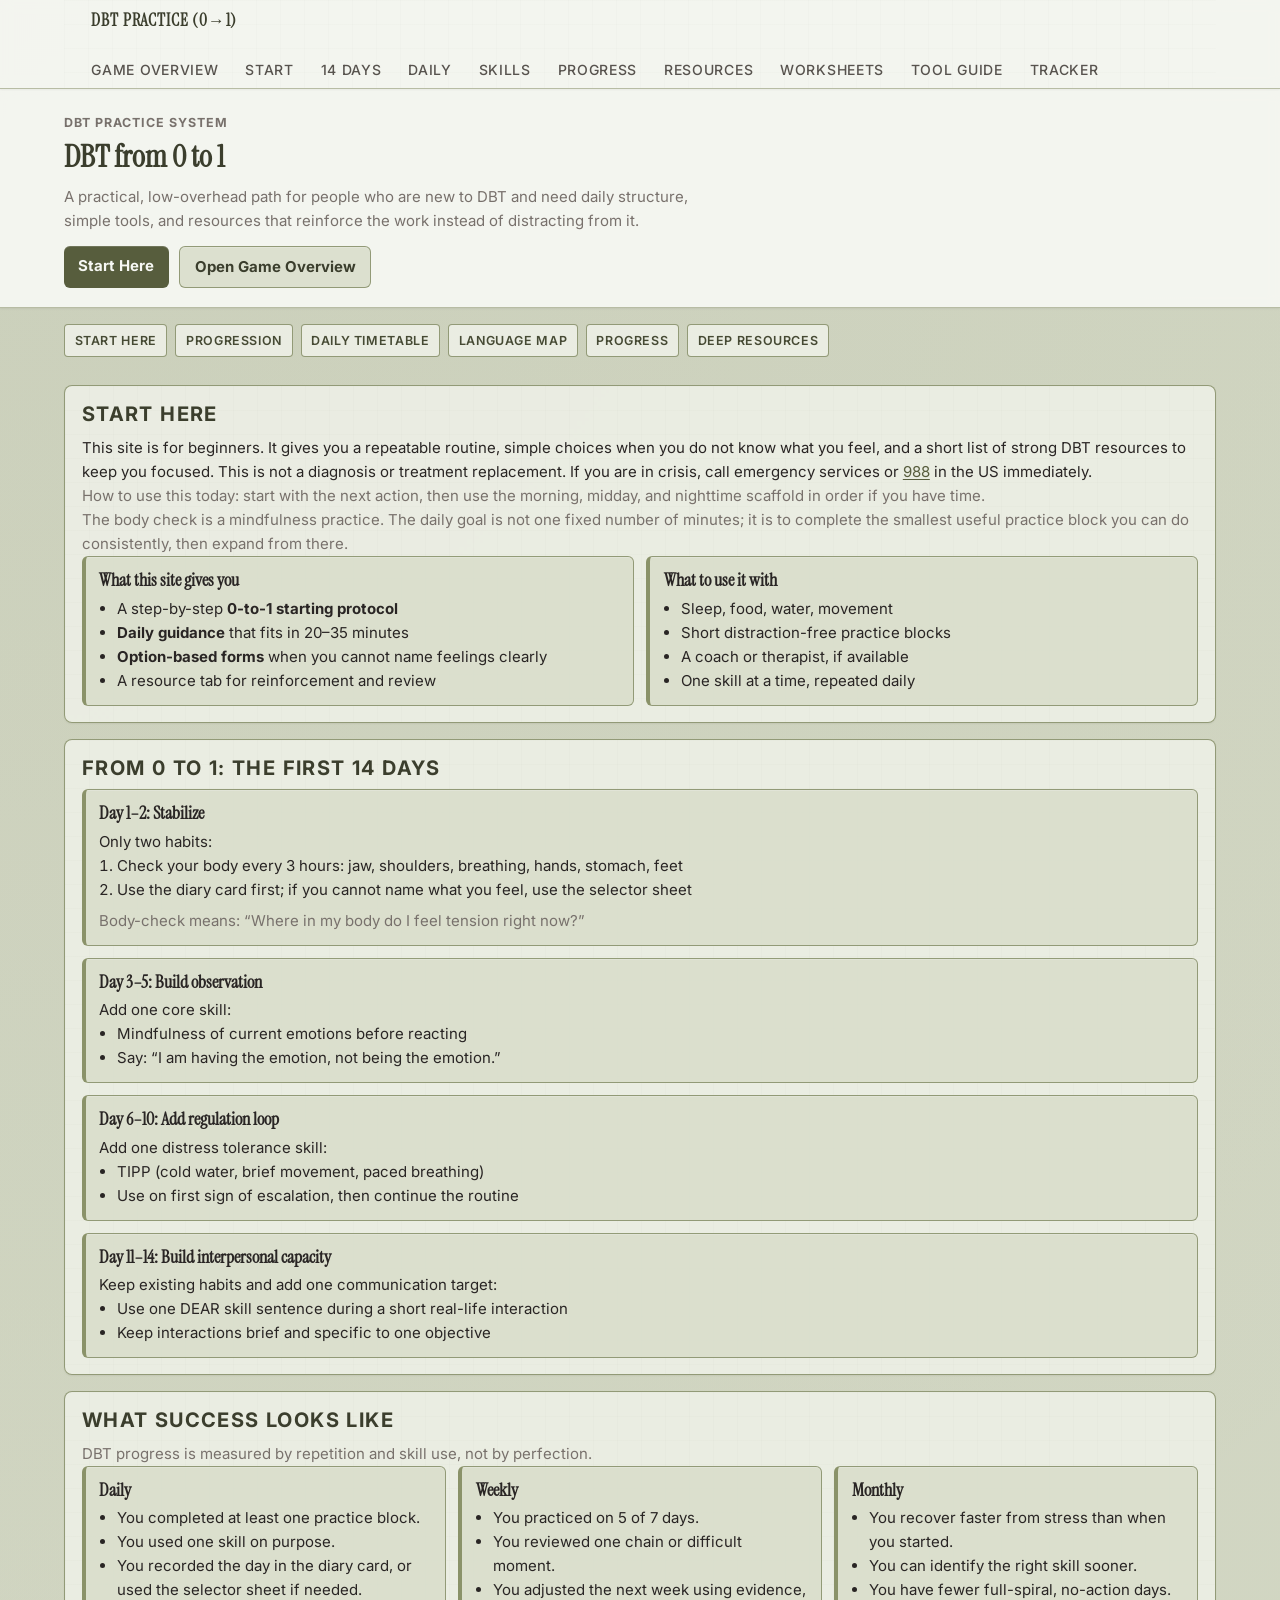
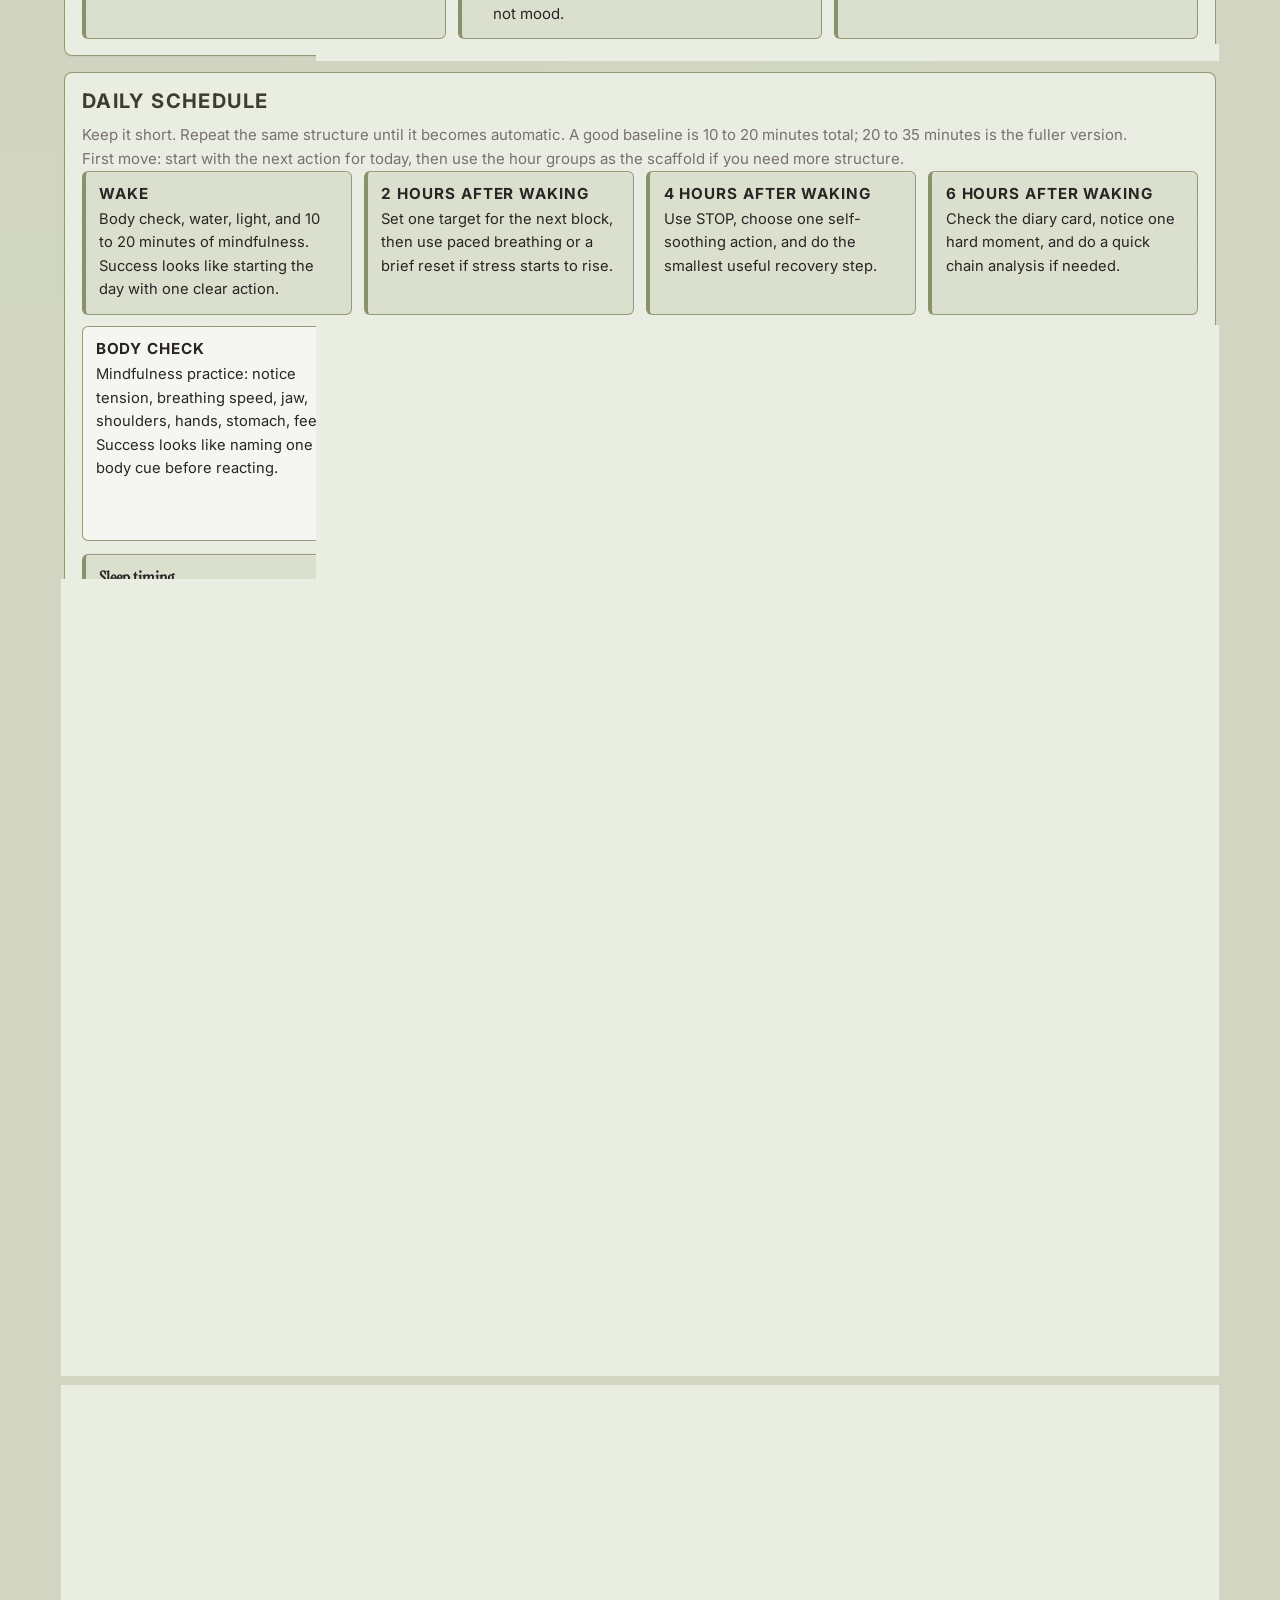
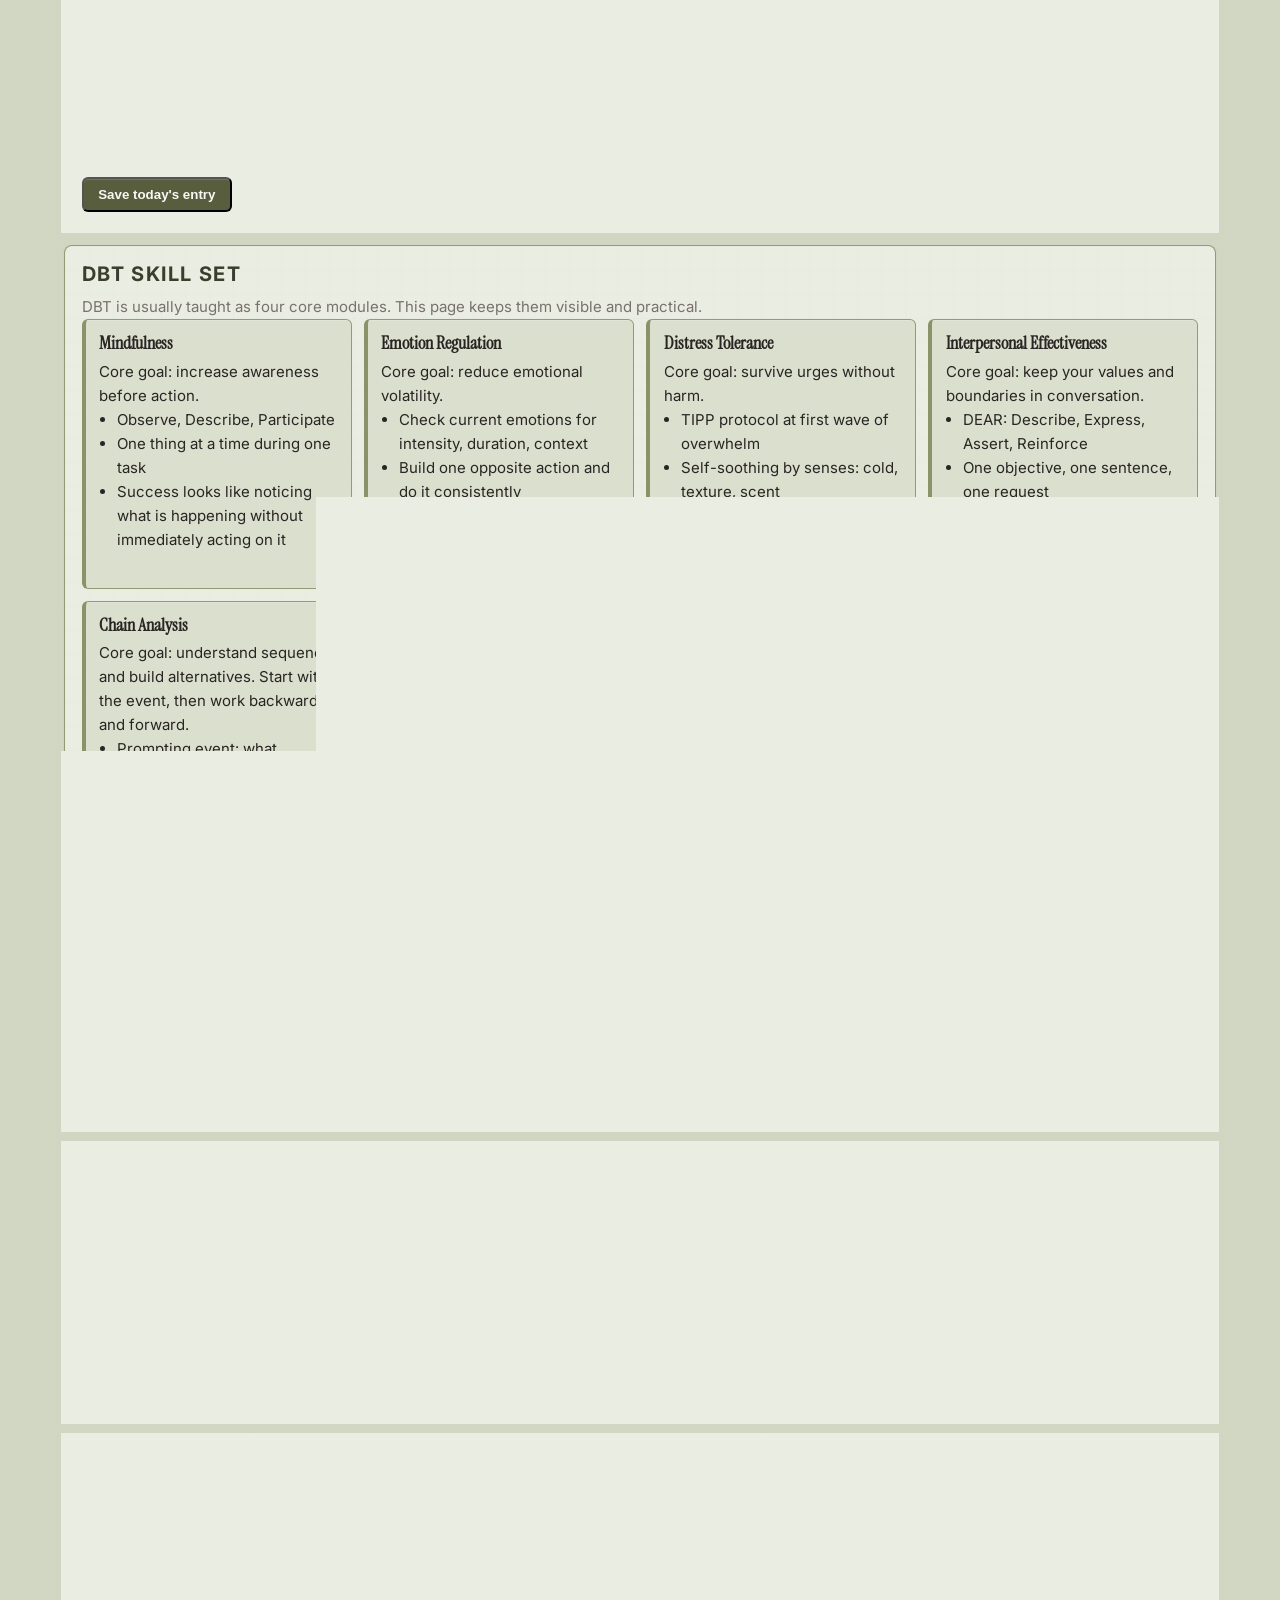
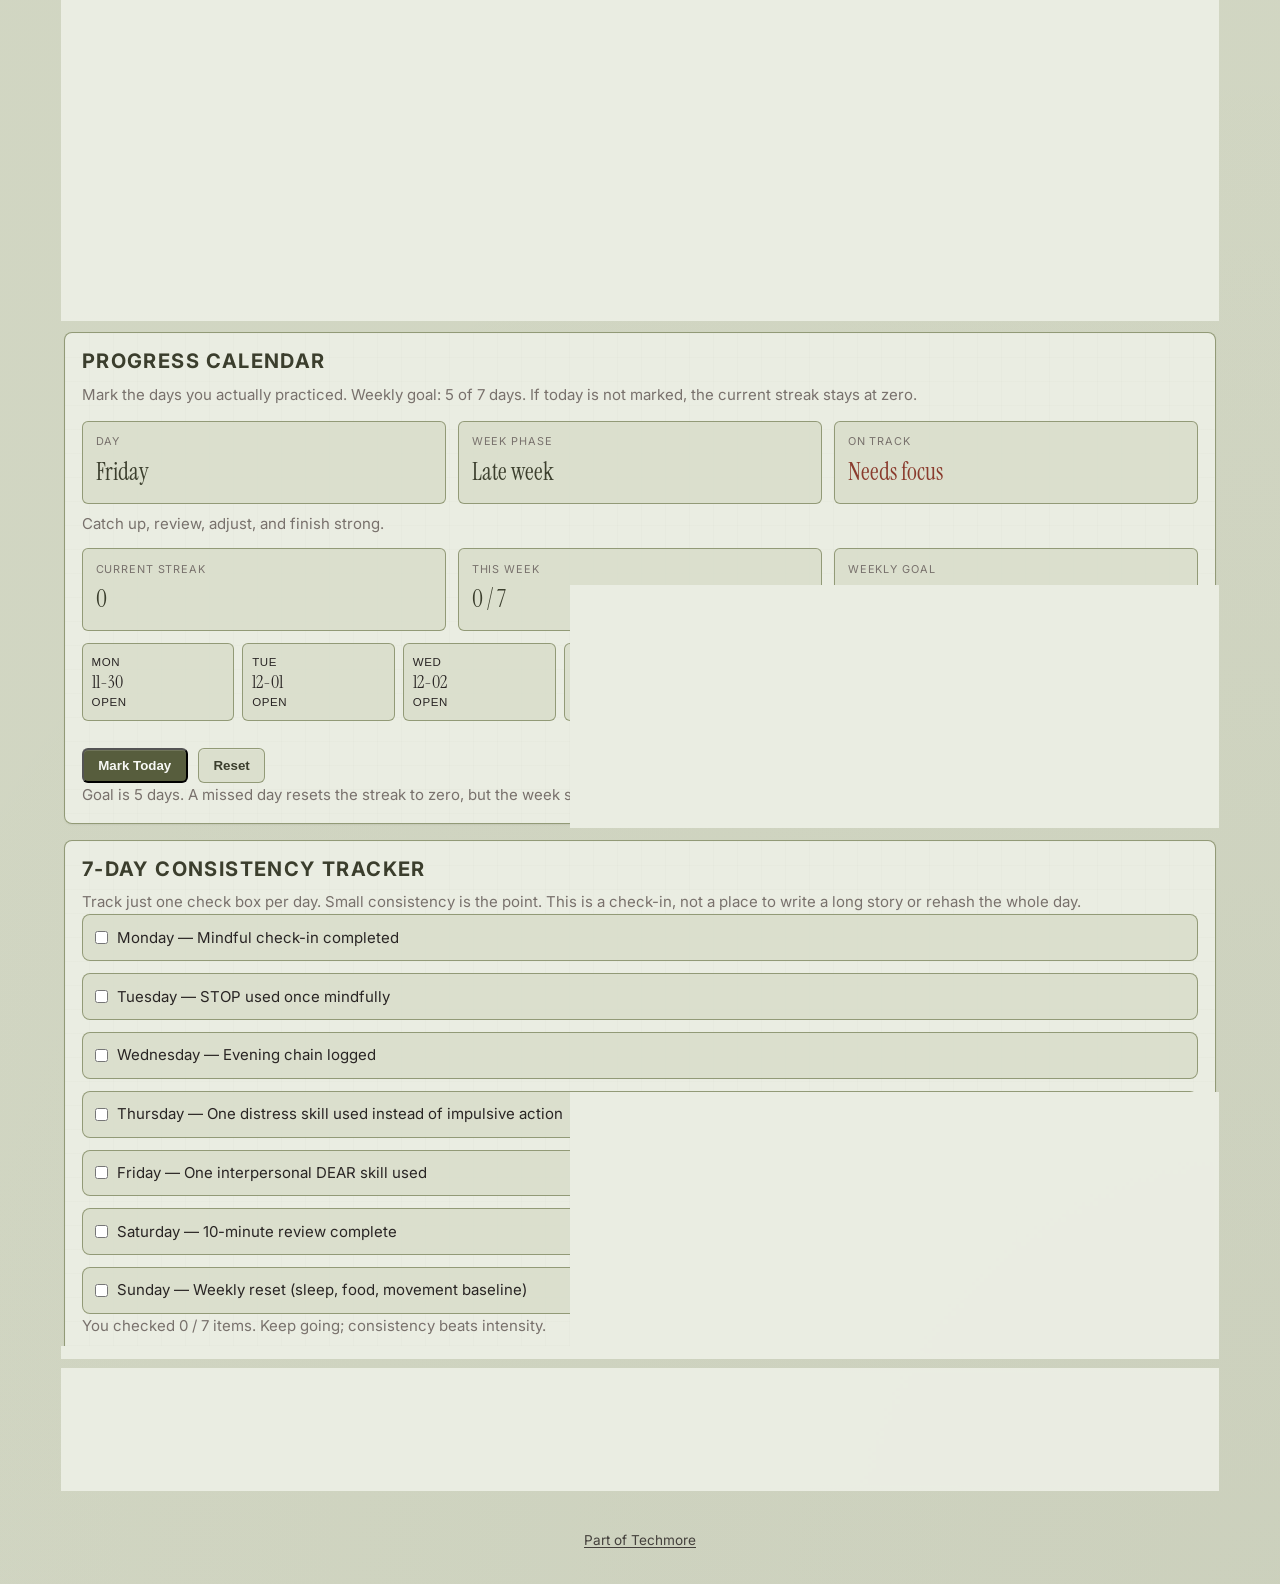
<file: index.html>
<!doctype html>
<html lang="en">
  <head>
    <meta charset="utf-8" />
    <meta name="viewport" content="width=device-width, initial-scale=1" />
    <title>DBT Starter Structure</title>
    <meta
      name="description"
      content="A practical DBT-based practice roadmap from 0 to 1 with daily structure and resources."
    />
    <link rel="stylesheet" href="styles.css" />
  </head>
  <body>
    <nav class="topnav" aria-label="Primary">
      <div class="inner">
        <a class="brand" href="#top">DBT Practice (0→1)</a>
        <div class="nav-links">
          <a href="game-overview.html">Game Overview</a>
          <a href="#start">Start</a>
          <a href="#progression">14 Days</a>
          <a href="#daily">Daily</a>
          <a href="#tools">Skills</a>
          <a href="#progress">Progress</a>
          <a href="#resources">Resources</a>
          <a href="worksheets.html">Worksheets</a>
          <a href="tool-guide.html">Tool Guide</a>
          <a href="#tracker">Tracker</a>
        </div>
      </div>
    </nav>

    <header class="hero">
      <div class="container">
        <p class="eyebrow">DBT Practice System</p>
        <h1>DBT from 0 to 1</h1>
        <p>
          A practical, low-overhead path for people who are new to DBT and need daily structure,
          simple tools, and resources that reinforce the work instead of distracting from it.
        </p>
        <div class="hero-actions">
          <a href="#start" class="btn">Start Here</a>
          <a href="game-overview.html" class="btn btn-secondary">Open Game Overview</a>
        </div>
      </div>
    </header>

    <main id="top" class="page">
      <div class="page-jump-nav">
        <a href="#start">Start here</a>
        <a href="#progression">Progression</a>
        <a href="#daily">Daily timetable</a>
        <a href="#language-map">Language map</a>
        <a href="#progress">Progress</a>
        <a href="#resources">Deep resources</a>
      </div>

      <section id="start" class="panel">
        <h2>Start Here</h2>
        <p>
          This site is for beginners. It gives you a repeatable routine, simple choices when you
          do not know what you feel, and a short list of strong DBT resources to keep you focused.
          This is not a diagnosis or treatment replacement. If you are in crisis, call emergency
          services or <a href="tel:+988">988</a> in the US immediately.
        </p>
        <p class="muted">
          How to use this today: start with the next action, then use the morning, midday, and nighttime scaffold in order if you have time.
        </p>
        <p class="muted">
          The body check is a mindfulness practice. The daily goal is not one fixed number of minutes; it is to complete the smallest useful practice block you can do consistently, then expand from there.
        </p>
        <div class="grid two-col">
          <article>
            <h3>What this site gives you</h3>
            <ul>
              <li>A step-by-step <strong>0-to-1 starting protocol</strong></li>
              <li><strong>Daily guidance</strong> that fits in 20–35 minutes</li>
              <li><strong>Option-based forms</strong> when you cannot name feelings clearly</li>
              <li>A resource tab for reinforcement and review</li>
            </ul>
          </article>
          <article>
            <h3>What to use it with</h3>
            <ul>
              <li>Sleep, food, water, movement</li>
              <li>Short distraction-free practice blocks</li>
              <li>A coach or therapist, if available</li>
              <li>One skill at a time, repeated daily</li>
            </ul>
          </article>
        </div>
      </section>

      <section id="progression" class="panel">
        <h2>From 0 to 1: the first 14 days</h2>
        <div class="timeline">
          <article class="timeline-item">
            <h3>Day 1–2: Stabilize</h3>
            <p>Only two habits:</p>
            <ol>
              <li>Check your body every 3 hours: jaw, shoulders, breathing, hands, stomach, feet</li>
              <li>Use the diary card first; if you cannot name what you feel, use the selector sheet</li>
            </ol>
            <p class="muted" style="margin-top: 0.45rem">
              Body-check means: “Where in my body do I feel tension right now?”
            </p>
          </article>
          <article class="timeline-item">
            <h3>Day 3–5: Build observation</h3>
            <p>Add one core skill:</p>
            <ul>
              <li>Mindfulness of current emotions before reacting</li>
              <li>Say: “I am having the emotion, not being the emotion.”</li>
            </ul>
          </article>
          <article class="timeline-item">
            <h3>Day 6–10: Add regulation loop</h3>
            <p>Add one distress tolerance skill:</p>
            <ul>
              <li>TIPP (cold water, brief movement, paced breathing)</li>
              <li>Use on first sign of escalation, then continue the routine</li>
            </ul>
          </article>
          <article class="timeline-item">
            <h3>Day 11–14: Build interpersonal capacity</h3>
            <p>Keep existing habits and add one communication target:</p>
            <ul>
              <li>Use one DEAR skill sentence during a short real-life interaction</li>
              <li>Keep interactions brief and specific to one objective</li>
            </ul>
          </article>
        </div>
      </section>

      <section id="standards" class="panel">
        <h2>What Success Looks Like</h2>
        <p class="muted">
          DBT progress is measured by repetition and skill use, not by perfection.
        </p>
        <div class="grid three-col">
          <article>
            <h3>Daily</h3>
            <ul>
              <li>You completed at least one practice block.</li>
              <li>You used one skill on purpose.</li>
              <li>You recorded the day in the diary card, or used the selector sheet if needed.</li>
            </ul>
          </article>
          <article>
            <h3>Weekly</h3>
            <ul>
              <li>You practiced on 5 of 7 days.</li>
              <li>You reviewed one chain or difficult moment.</li>
              <li>You adjusted the next week using evidence, not mood.</li>
            </ul>
          </article>
          <article>
            <h3>Monthly</h3>
            <ul>
              <li>You recover faster from stress than when you started.</li>
              <li>You can identify the right skill sooner.</li>
              <li>You have fewer full-spiral, no-action days.</li>
            </ul>
          </article>
        </div>
      </section>

      <section id="daily" class="panel">
        <h2>Daily Schedule</h2>
        <p class="muted">Keep it short. Repeat the same structure until it becomes automatic. A good baseline is 10 to 20 minutes total; 20 to 35 minutes is the fuller version.</p>
        <p class="muted">First move: start with the next action for today, then use the hour groups as the scaffold if you need more structure.</p>
        <div class="grid two-col">
          <article class="key-card">
            <h3>Wake</h3>
            <p>Body check, water, light, and 10 to 20 minutes of mindfulness. Success looks like starting the day with one clear action.</p>
          </article>
          <article class="key-card">
            <h3>2 hours after waking</h3>
            <p>Set one target for the next block, then use paced breathing or a brief reset if stress starts to rise.</p>
          </article>
          <article class="key-card">
            <h3>4 hours after waking</h3>
            <p>Use STOP, choose one self-soothing action, and do the smallest useful recovery step.</p>
          </article>
          <article class="key-card">
            <h3>6 hours after waking</h3>
            <p>Check the diary card, notice one hard moment, and do a quick chain analysis if needed.</p>
          </article>
        </div>
        <div class="key-grid" aria-label="Daily schedule key">
          <article class="key-card">
            <h3>Body check</h3>
            <p>Mindfulness practice: notice tension, breathing speed, jaw, shoulders, hands, stomach, feet. Success looks like naming one body cue before reacting.</p>
          </article>
          <article class="key-card">
            <h3>Paced breathing</h3>
            <p>Slow, steady breathing on a count. A simple version is 4 in, 6 out. Success looks like slowing your breathing for 2-3 minutes without forcing it.</p>
          </article>
          <article class="key-card">
            <h3>Activated</h3>
            <p>Meaning: your body and mind are ramped up, irritated, panicked, flooded, shut down, or close to doing something impulsive. Success looks like noticing it early enough to use a skill.</p>
          </article>
          <article class="key-card">
            <h3>Self-soothing</h3>
            <p>Meaning: a non-harmful action that calms your senses or body, such as cold water, a walk, a warm drink, music, texture, or slow breathing. Success looks like choosing one action and finishing it.</p>
          </article>
        </div>
        <div class="timeline" style="margin-bottom: 0.9rem">
          <article class="timeline-item">
            <h3>Sleep timing</h3>
            <p>
              If bedtime is 9:30 pm and your device gives you a 30 to 45 minute wind-down, the wind-down block starts around 8:45 to 9:00 pm.
              The goal is to reduce stimulation before bed, not to do more work.
            </p>
            <ul>
              <li><strong>Before wind-down:</strong> finish the evening review, stop task switching, and handle anything essential only.</li>
              <li><strong>Wind-down:</strong> dim lights, lower stimulation, do one calm routine, and keep the same sequence nightly.</li>
              <li><strong>During wind-down:</strong> no problem-solving, no doom scrolling, no new projects.</li>
              <li><strong>Night is complete when:</strong> the diary card is done and lights-out begins.</li>
            </ul>
          </article>
        </div>
        <div class="timeline compact">
          <article class="timeline-item">
            <h3>Morning / Wake (7–12 min)</h3>
            <ul>
              <li>2-minute body check</li>
              <li>Choose one focus word: calm, steady, clear, patient, or firm</li>
              <li>3 minutes of paced breathing (4-6 count cycle)</li>
              <li>10-second values statement: “Today I will prioritize one useful action.” Success looks like starting the day without overcomplicating it.</li>
              <li>Checkpoint: write down what you notice right now, what you need, and the one next action after the shower.</li>
            </ul>
          </article>
          <article class="timeline-item">
            <h3>Midday / 2–4h reset (8–12 min)</h3>
            <ul>
              <li>Use STOP if you notice stress building or you are about to react fast</li>
              <li>STOP = Stop, Take a step back, Observe, Proceed mindfully</li>
              <li>Choose one self-soothing action from the list below. Success looks like interrupting autopilot and doing one calm action before the next response.</li>
            </ul>
          </article>
          <article class="timeline-item">
            <h3>Evening / 8h-before-bed (8–15 min)</h3>
            <ul>
              <li>Fill out the diary card; use the selector sheet only if you cannot name what you feel</li>
              <li>Write one alternative response for tomorrow. Success looks like a clear, specific next step.</li>
              <li>Choose tomorrow’s one-skill focus. Success looks like picking one skill only, not five.</li>
            </ul>
          </article>
        </div>
        <div class="timeline" style="margin-top: 0.9rem">
          <article class="timeline-item">
            <h3>When something goes wrong</h3>
            <ul>
              <li>Use the diary card for a brief factual check-in.</li>
              <li>Then do one chain analysis on the hardest moment.</li>
              <li>Success looks like finding one place to interrupt the next chain earlier.</li>
            </ul>
          </article>
        </div>
      </section>

      <section id="language-map" class="panel">
        <h2>If emotion labeling is hard, use this starter sheet</h2>
        <p class="muted">
          Pick one option from each menu. You can always change an entry later. This is a simple DBT emotion-regulation starter, not a test.
          If more than one response happened, pick the main one and note the others in the space below.
        </p>
        <form id="chain-form" class="language-grid">
          <label>
            Emotion I notice
            <select id="emotion">
              <option>Overwhelmed</option>
              <option>Angry</option>
              <option>Sad</option>
              <option>Anxious</option>
              <option>Shamed</option>
              <option>Empty / Numb</option>
              <option>Frustrated</option>
              <option>Confused</option>
              <option>Stressed</option>
              <option>Panicked</option>
              <option>Frozen</option>
              <option>Safe</option>
            </select>
          </label>
          <label>
            Trigger (what happened just before)
            <select id="trigger">
              <option>Someone said something sharp</option>
              <option>Not enough sleep</option>
              <option>Skipped a meal</option>
              <option>Too much pressure + no break</option>
              <option>Too many things at once</option>
              <option>Argument or avoidant conflict</option>
              <option>Unexpected schedule shift</option>
              <option>Two obligations collided</option>
              <option>I felt like I had to be on immediately</option>
              <option>Hard to identify right now</option>
            </select>
          </label>
          <label>
            Response (what I did next)
            <select id="response">
              <option>Shut down or withdrew</option>
              <option>Pressed send without thinking</option>
              <option>Raised my voice</option>
              <option>Used a DBT skill (breath, cold, pause)</option>
              <option>Used box breathing</option>
              <option>Used self-talk / reality check</option>
              <option>Did one calming action (water, walk, music)</option>
              <option>Paused and took a break</option>
              <option>Told someone I needed a break</option>
              <option>Did nothing / froze</option>
            </select>
          </label>
          <label>
            Notes
            <input id="chain-notes" type="text" placeholder="Add a short detail if needed" />
          </label>
        </form>
        <button id="chain-save" class="btn" type="button">Save today's entry</button>
        <p id="chain-result" class="muted" aria-live="polite"></p>
      </section>

      <section id="tools" class="panel">
        <h2>DBT Skill Set</h2>
        <p class="muted">
          DBT is usually taught as four core modules. This page keeps them visible and practical.
        </p>
        <div class="grid three-col">
          <article>
            <h3>Mindfulness</h3>
            <p>Core goal: increase awareness before action.</p>
            <ul>
              <li>Observe, Describe, Participate</li>
              <li>One thing at a time during one task</li>
              <li>Success looks like noticing what is happening without immediately acting on it</li>
            </ul>
          </article>
          <article>
            <h3>Emotion Regulation</h3>
            <p>Core goal: reduce emotional volatility.</p>
            <ul>
              <li>Check current emotions for intensity, duration, context</li>
              <li>Build one opposite action and do it consistently</li>
              <li>Success looks like fewer emotional surprises and faster recovery</li>
            </ul>
          </article>
          <article>
            <h3>Distress Tolerance</h3>
            <p>Core goal: survive urges without harm.</p>
            <ul>
              <li>TIPP protocol at first wave of overwhelm</li>
              <li>Self-soothing by senses: cold, texture, scent</li>
              <li>Success looks like getting through the urge without making the moment worse</li>
            </ul>
          </article>
          <article>
            <h3>Interpersonal Effectiveness</h3>
            <p>Core goal: keep your values and boundaries in conversation.</p>
            <ul>
              <li>DEAR: Describe, Express, Assert, Reinforce</li>
              <li>One objective, one sentence, one request</li>
              <li>Success looks like making a clear request without escalating the situation</li>
            </ul>
          </article>
          <article>
            <h3>Chain Analysis</h3>
            <p>Core goal: understand sequence and build alternatives. Start with the event, then work backward and forward.</p>
            <ul>
              <li>Prompting event: what happened right before the problem.</li>
              <li>Vulnerability: sleep, food, stress, substance use, pain, conflict, or other factors that lowered your margin.</li>
              <li>Chain: the thoughts, body sensations, emotions, and actions that followed.</li>
              <li>Consequence: what happened right after and later.</li>
              <li>Repair / future step: where one different action could fit next time.</li>
            </ul>
          </article>
        </div>
      </section>

      <section class="panel">
        <h2>Weekly Structure (Not Overwhelming)</h2>
        <div class="accordion">
          <details open>
            <summary>Week 1</summary>
            <p>Use only one skill per day and one daily checkpoint. Keep sleep baseline stable. Fill out the diary card at least once.</p>
          </details>
          <details>
            <summary>Week 2</summary>
            <p>Add evening tracking and one interpersonal target on 2 days. Review one chain analysis.</p>
          </details>
          <details>
            <summary>Week 3</summary>
            <p>Keep previous habits and add one interpersonal communication script on 3 days. Use the diary card daily if possible. Aim for stability, not intensity.</p>
          </details>
          <details>
            <summary>Week 4+</summary>
            <p>Repeat with one refinement each week: slower pace, clearer boundaries, better recovery speed. Compare current week to last week using the progress calendar.</p>
          </details>
        </div>
      </section>

      <section id="resources" class="panel">
        <h2>Resources</h2>
        <p class="muted">
          Use these to reinforce the tools instead of replacing them with random scrolling or distraction.
        </p>

        <div class="grid two-col">
          <article>
            <h3>Core</h3>
            <ul>
              <li><a href="worksheets.html">Printable workbook on this site</a></li>
              <li><a href="tool-guide.html">Tool guide: which resource to use when</a></li>
              <li><a href="https://archive.behavioraltech.org/dialectical-behavior-therapy-dbt/" target="_blank" rel="noopener">What is DBT? overview from Behavioral Tech</a></li>
              <li><a href="https://behavioraltech.org/category/dbt-skills/" target="_blank" rel="noopener">Behavioral Tech DBT Skills articles</a></li>
              <li><a href="https://www.behavioraltech.org/find-a-therapist-app/" target="_blank" rel="noopener">Find a DBT-trained therapist</a></li>
              <li><a href="https://www.linehaninstitute.org/" target="_blank" rel="noopener">Linehan Institute</a></li>
              <li><a href="https://www.linehaninstitute.org/what-is-dbt-skills" target="_blank" rel="noopener">What is DBT Skills? (Linehan Institute)</a></li>
              <li><a href="https://dbtselfhelp.com/diary-cards/" target="_blank" rel="noopener">DBT Self Help diary cards</a></li>
              <li><a href="https://dbt-lbc.org/" target="_blank" rel="noopener">DBT-Linehan Board of Certification</a></li>
            </ul>
          </article>

          <article>
            <h3>Structured DBT</h3>
            <ul>
              <li><a href="https://dbtselfhelp.com/" target="_blank" rel="noopener">DBT Self Help</a></li>
              <li><a href="https://nowmattersnow.org/skill/cold-water/" target="_blank" rel="noopener">Now Matters Now: cold water and other skills</a></li>
              <li><a href="https://www.stldbt.com/videos/" target="_blank" rel="noopener">St. Louis DBT introductory videos</a></li>
              <li><a href="https://behavioraltech.org/dbt-skills-generalization-part-2/" target="_blank" rel="noopener">DBT skills generalization article</a></li>
              <li><a href="https://www.sashbear.org/" target="_blank" rel="noopener">SASH BPD support resources</a></li>
            </ul>
          </article>

          <article>
            <h3>Reinforcement</h3>
            <ul>
              <li><a href="https://www.youtube.com/watch?v=qA2sgsxImM8&t=8629s" target="_blank" rel="noopener">Peter Attia interview: DBT skills for depression and emotional dysregulation</a></li>
              <li><a href="https://www.youtube.com/@DBTRU" target="_blank" rel="noopener">DBT-RU channel</a></li>
              <li><a href="https://www.youtube.com/results?search_query=DBT+skills+mindfulness+emotion+regulation+distress+tolerance+interpersonal+effectiveness" target="_blank" rel="noopener">Search: DBT core skills</a></li>
              <li><a href="https://www.youtube.com/results?search_query=DBT+wise+mind+opposite+action" target="_blank" rel="noopener">Search: Wise Mind and opposite action</a></li>
              <li><a href="https://www.youtube.com/results?search_query=DBT+TIPP+skill" target="_blank" rel="noopener">Search: TIPP skill</a></li>
              <li><a href="https://www.youtube.com/results?search_query=DBT+DEAR+MAN" target="_blank" rel="noopener">Search: DEAR MAN</a></li>
            </ul>
          </article>

          <article>
            <h3>Notes</h3>
            <ul>
              <li><a href="https://988lifeline.org/" target="_blank" rel="noopener">988 Lifeline (US)</a></li>
              <li><a href="https://www.nice.org.uk/guidance/cg78" target="_blank" rel="noopener">NICE BPD guideline (overview)</a></li>
              <li>Use YouTube deliberately: one video, one skill, then back to practice.</li>
              <li>Favor channels and sites that teach skills, not endless commentary.</li>
            </ul>
          </article>
        </div>
      </section>

      <section id="progress" class="panel">
        <h2>Progress Calendar</h2>
        <p class="muted">
          Mark the days you actually practiced. Weekly goal: 5 of 7 days. If today is not marked, the current streak stays at zero.
        </p>
        <div class="week-status" aria-live="polite">
          <div class="summary-card">
            <span class="summary-label">Day</span>
            <span id="week-day-label" class="summary-value">—</span>
          </div>
          <div class="summary-card">
            <span class="summary-label">Week phase</span>
            <span id="week-phase-label" class="summary-value">—</span>
          </div>
          <div class="summary-card">
            <span class="summary-label">On track</span>
            <span id="week-track-label" class="summary-value">—</span>
          </div>
        </div>
        <p id="week-guidance" class="muted"></p>
        <div class="progress-summary">
          <div class="summary-card">
            <span class="summary-label">Current streak</span>
            <span id="streak-count" class="summary-value">0</span>
          </div>
          <div class="summary-card">
            <span class="summary-label">This week</span>
            <span id="week-count" class="summary-value">0 / 7</span>
          </div>
          <div class="summary-card">
            <span class="summary-label">Weekly goal</span>
            <span id="goal-state" class="summary-value">Not met</span>
          </div>
        </div>
        <div id="calendar-grid" class="calendar-grid" aria-label="Weekly progress calendar"></div>
        <div class="calendar-actions">
          <button id="mark-today" class="btn" type="button">Mark Today</button>
          <button id="reset-progress" class="btn btn-secondary" type="button">Reset</button>
        </div>
        <p id="progress-note" class="muted" aria-live="polite"></p>
      </section>

      <section id="tracker" class="panel">
        <h2>7-Day Consistency Tracker</h2>
        <p class="muted">Track just one check box per day. Small consistency is the point. This is a check-in, not a place to write a long story or rehash the whole day.</p>
        <form id="tracker-form" class="tracker-grid">
          <label><input type="checkbox" data-day="Mon" /> Monday — Mindful check-in completed</label>
          <label><input type="checkbox" data-day="Tue" /> Tuesday — STOP used once mindfully</label>
          <label><input type="checkbox" data-day="Wed" /> Wednesday — Evening chain logged</label>
          <label><input type="checkbox" data-day="Thu" /> Thursday — One distress skill used instead of impulsive action</label>
          <label><input type="checkbox" data-day="Fri" /> Friday — One interpersonal DEAR skill used</label>
          <label><input type="checkbox" data-day="Sat" /> Saturday — 10-minute review complete</label>
          <label><input type="checkbox" data-day="Sun" /> Sunday — Weekly reset (sleep, food, movement baseline)</label>
        </form>
        <p id="tracker-result" class="muted" aria-live="polite"></p>
      </section>

      <section class="panel">
        <h2>Use this structure, don’t redesign it daily</h2>
        <p>
          The system works when repeated. Choose one day when you are not perfect.
          Keep the same order. If a day is missed, restart from the morning block and continue.
        </p>
      </section>
    </main>

    <footer class="site-footer">
      <a href="https://techmore.github.io/">Part of Techmore</a>
    </footer>

    <script>
      const calendarGrid = document.getElementById("calendar-grid");
      const weekDayLabel = document.getElementById("week-day-label");
      const weekPhaseLabel = document.getElementById("week-phase-label");
      const weekTrackLabel = document.getElementById("week-track-label");
      const weekGuidance = document.getElementById("week-guidance");
      const streakCount = document.getElementById("streak-count");
      const weekCount = document.getElementById("week-count");
      const goalState = document.getElementById("goal-state");
      const progressNote = document.getElementById("progress-note");
      const markTodayButton = document.getElementById("mark-today");
      const resetProgressButton = document.getElementById("reset-progress");

      const tracker = document.getElementById("tracker-form");
      const result = document.getElementById("tracker-result");
      const chainForm = document.getElementById("chain-form");
      const chainResult = document.getElementById("chain-result");
      const chainSave = document.getElementById("chain-save");
      const chainNotes = document.getElementById("chain-notes");

      const key = "dbt-tracker-state-v1";
      const chainKey = "dbt-chain-state-v1";
      const progressKey = "dbt-progress-v1";

      const dayNames = ["Mon", "Tue", "Wed", "Thu", "Fri", "Sat", "Sun"];
      const dayLabels = ["Mon", "Tue", "Wed", "Thu", "Fri", "Sat", "Sun"];

      function isoDate(date) {
        return date.toISOString().slice(0, 10);
      }

      function getWeekStart(date) {
        const d = new Date(date);
        const day = (d.getDay() + 6) % 7;
        d.setDate(d.getDate() - day);
        d.setHours(0, 0, 0, 0);
        return d;
      }

      function getWeekPhase(date) {
        const weekday = date.getDay();
        if (weekday === 0 || weekday === 6) return "Weekend";
        if (weekday === 1 || weekday === 2) return "Early week";
        if (weekday === 3 || weekday === 4) return "Midweek";
        return "Late week";
      }

      function getWeekGuidance(phase) {
        switch (phase) {
          case "Early week":
            return "Set the pace, define the target, and start clean.";
          case "Midweek":
            return "Protect focus, do not drift, and keep the system active.";
          case "Late week":
            return "Catch up, review, adjust, and finish strong.";
          case "Weekend":
            return "Maintain structure and do not drop the routine.";
          default:
            return "Keep the routine small and repeatable.";
        }
      }

      function isOnTrackForPhase(phase, weekDone, currentStreak, todayDone) {
        switch (phase) {
          case "Early week":
            return weekDone >= 1 || todayDone;
          case "Midweek":
            return weekDone >= 3 || currentStreak >= 2;
          case "Late week":
            return weekDone >= 4 || currentStreak >= 2;
          case "Weekend":
            return todayDone || currentStreak >= 3;
          default:
            return weekDone >= 1;
        }
      }

      function loadProgress() {
        try {
          return JSON.parse(localStorage.getItem(progressKey)) || {};
        } catch {
          return {};
        }
      }

      function saveProgress(state) {
        localStorage.setItem(progressKey, JSON.stringify(state));
      }

      function ensureProgressShape(state) {
        return {
          days: state.days || {},
          lastSavedWeek: state.lastSavedWeek || null,
          currentStreak: Number(state.currentStreak || 0),
          bestStreak: Number(state.bestStreak || 0),
          lastCheckedDate: state.lastCheckedDate || null,
        };
      }

      function renderCalendar() {
        const state = ensureProgressShape(loadProgress());
        const start = getWeekStart(new Date());
        const today = isoDate(new Date());
        const now = new Date();
        const weekPhase = getWeekPhase(now);
        const cells = [];
        let weekDone = 0;

        for (let i = 0; i < 7; i += 1) {
          const d = new Date(start);
          d.setDate(start.getDate() + i);
          const dateKey = isoDate(d);
          const done = !!state.days[dateKey];
          if (done) weekDone += 1;
          const label = dayLabels[i];
          cells.push(`
            <button class="calendar-day ${done ? "done" : ""} ${dateKey === today ? "today" : ""}" data-date="${dateKey}" type="button">
              <span class="calendar-day-name">${label}</span>
              <span class="calendar-day-date">${dateKey.slice(5)}</span>
              <span class="calendar-day-state">${done ? "Done" : "Open"}</span>
            </button>
          `);
        }

        calendarGrid.innerHTML = cells.join("");

        const orderedDates = Object.keys(state.days)
          .filter((day) => state.days[day])
          .sort();
        let currentStreak = 0;
        if (state.days[today]) {
          const cursor = new Date(today);
          while (state.days[isoDate(cursor)]) {
            currentStreak += 1;
            cursor.setDate(cursor.getDate() - 1);
          }
        }

        streakCount.textContent = String(currentStreak);
        weekCount.textContent = `${weekDone} / 7`;
        goalState.textContent = weekDone >= 5 ? "Met" : "Not met";
        weekDayLabel.textContent = now.toLocaleDateString(undefined, { weekday: "long" });
        weekPhaseLabel.textContent = weekPhase;
        const onTrack = isOnTrackForPhase(weekPhase, weekDone, currentStreak, !!state.days[today]);
        weekTrackLabel.textContent = onTrack ? "On track" : "Needs focus";
        weekTrackLabel.dataset.state = onTrack ? "on" : "off";
        weekGuidance.textContent = getWeekGuidance(weekPhase);
        progressNote.textContent = weekDone >= 5
          ? "This week meets the goal. Keep the same structure next week."
          : "Goal is 5 days. A missed day resets the streak to zero, but the week still counts for review.";

        if (orderedDates.length > 0) {
          const lastDate = orderedDates[orderedDates.length - 1];
          if (lastDate !== today && !state.days[today]) {
            progressNote.textContent = "No mark saved for today yet, so the current streak is 0 until today is checked.";
          }
        }

        calendarGrid.querySelectorAll("[data-date]").forEach((button) => {
          button.addEventListener("click", () => toggleDay(button.dataset.date));
        });
      }

      function toggleDay(dateKey) {
        const state = ensureProgressShape(loadProgress());
        const checked = !!state.days[dateKey];
        if (checked) {
          delete state.days[dateKey];
        } else {
          state.days[dateKey] = true;
        }

        const weekStart = getWeekStart(new Date());
        const currentWeekStart = isoDate(weekStart);
        const currentWeekDays = dayNames.map((_, i) => {
          const d = new Date(weekStart);
          d.setDate(weekStart.getDate() + i);
          return isoDate(d);
        });

        if (checked) {
          progressNote.textContent = "Missed day removed. Current streak will recalculate from today.";
        } else if (dateKey === isoDate(new Date())) {
          progressNote.textContent = "Today marked.";
        } else {
          progressNote.textContent = "Saved for a previous day.";
        }

        let currentStreak = 0;
        const todayDate = isoDate(new Date());
        if (state.days[todayDate]) {
          const cursor = new Date(todayDate);
          while (state.days[isoDate(cursor)]) {
            currentStreak += 1;
            cursor.setDate(cursor.getDate() - 1);
          }
        }

        state.currentStreak = currentStreak;
        state.bestStreak = Math.max(state.bestStreak, currentStreak);
        state.lastSavedWeek = currentWeekStart;
        state.lastCheckedDate = dateKey;
        saveProgress(state);

        const weekDone = currentWeekDays.filter((day) => state.days[day]).length;
        if (weekDone < 5 && !checked) {
          progressNote.textContent = "Daily mark saved. Keep aiming for 5/7 this week.";
        }
        if (checked) {
          progressNote.textContent = "Day removed. The current streak is now recalculated from today.";
        }
        renderCalendar();
      }

      markTodayButton?.addEventListener("click", () => {
        toggleDay(isoDate(new Date()));
      });

      resetProgressButton?.addEventListener("click", () => {
        localStorage.removeItem(progressKey);
        progressNote.textContent = "Progress reset.";
        renderCalendar();
      });

      function updateTracker() {
        const checked = [...tracker.querySelectorAll("input[type=checkbox]")].filter((cb) => cb.checked).length;
        result.textContent = `You checked ${checked} / 7 items. Keep going; consistency beats intensity.`;
      }

      const saved = localStorage.getItem(key);
      if (saved) {
        try {
          const data = JSON.parse(saved);
          const checks = tracker.querySelectorAll("input[type=checkbox]");
          checks.forEach((cb) => {
            cb.checked = !!data[cb.dataset.day];
          });
        } catch {
          // Ignore malformed data.
        }
      }

      tracker.addEventListener("change", () => {
        const state = {};
        tracker.querySelectorAll("input[type=checkbox]").forEach((cb) => {
          state[cb.dataset.day] = cb.checked;
        });
        localStorage.setItem(key, JSON.stringify(state));
        updateTracker();
      });

      const chainSaved = localStorage.getItem(chainKey);
      if (chainSaved && chainResult) {
        try {
          const savedChain = JSON.parse(chainSaved);
          chainResult.textContent = `Last entry (${savedChain.date}): ${savedChain.emotion} → ${savedChain.trigger} → ${savedChain.response}${savedChain.notes ? ` | ${savedChain.notes}` : ""}`;
          if (chainForm) {
            chainForm.querySelector("#emotion").value = savedChain.emotion;
            chainForm.querySelector("#trigger").value = savedChain.trigger;
            chainForm.querySelector("#response").value = savedChain.response;
            chainForm.querySelector("#chain-notes").value = savedChain.notes || "";
          }
        } catch {
          // Ignore malformed data.
        }
      }

      chainSave?.addEventListener("click", () => {
        const payload = {
          date: new Date().toISOString().slice(0, 10),
          emotion: document.getElementById("emotion").value,
          trigger: document.getElementById("trigger").value,
          response: document.getElementById("response").value,
          notes: document.getElementById("chain-notes").value.trim(),
        };
        localStorage.setItem(chainKey, JSON.stringify(payload));
        chainResult.textContent = `Saved for ${payload.date}: ${payload.emotion} → ${payload.trigger} → ${payload.response}${payload.notes ? ` | ${payload.notes}` : ""}`;
      });

      updateTracker();
      renderCalendar();
    </script>
  </body>
</html>
</file>
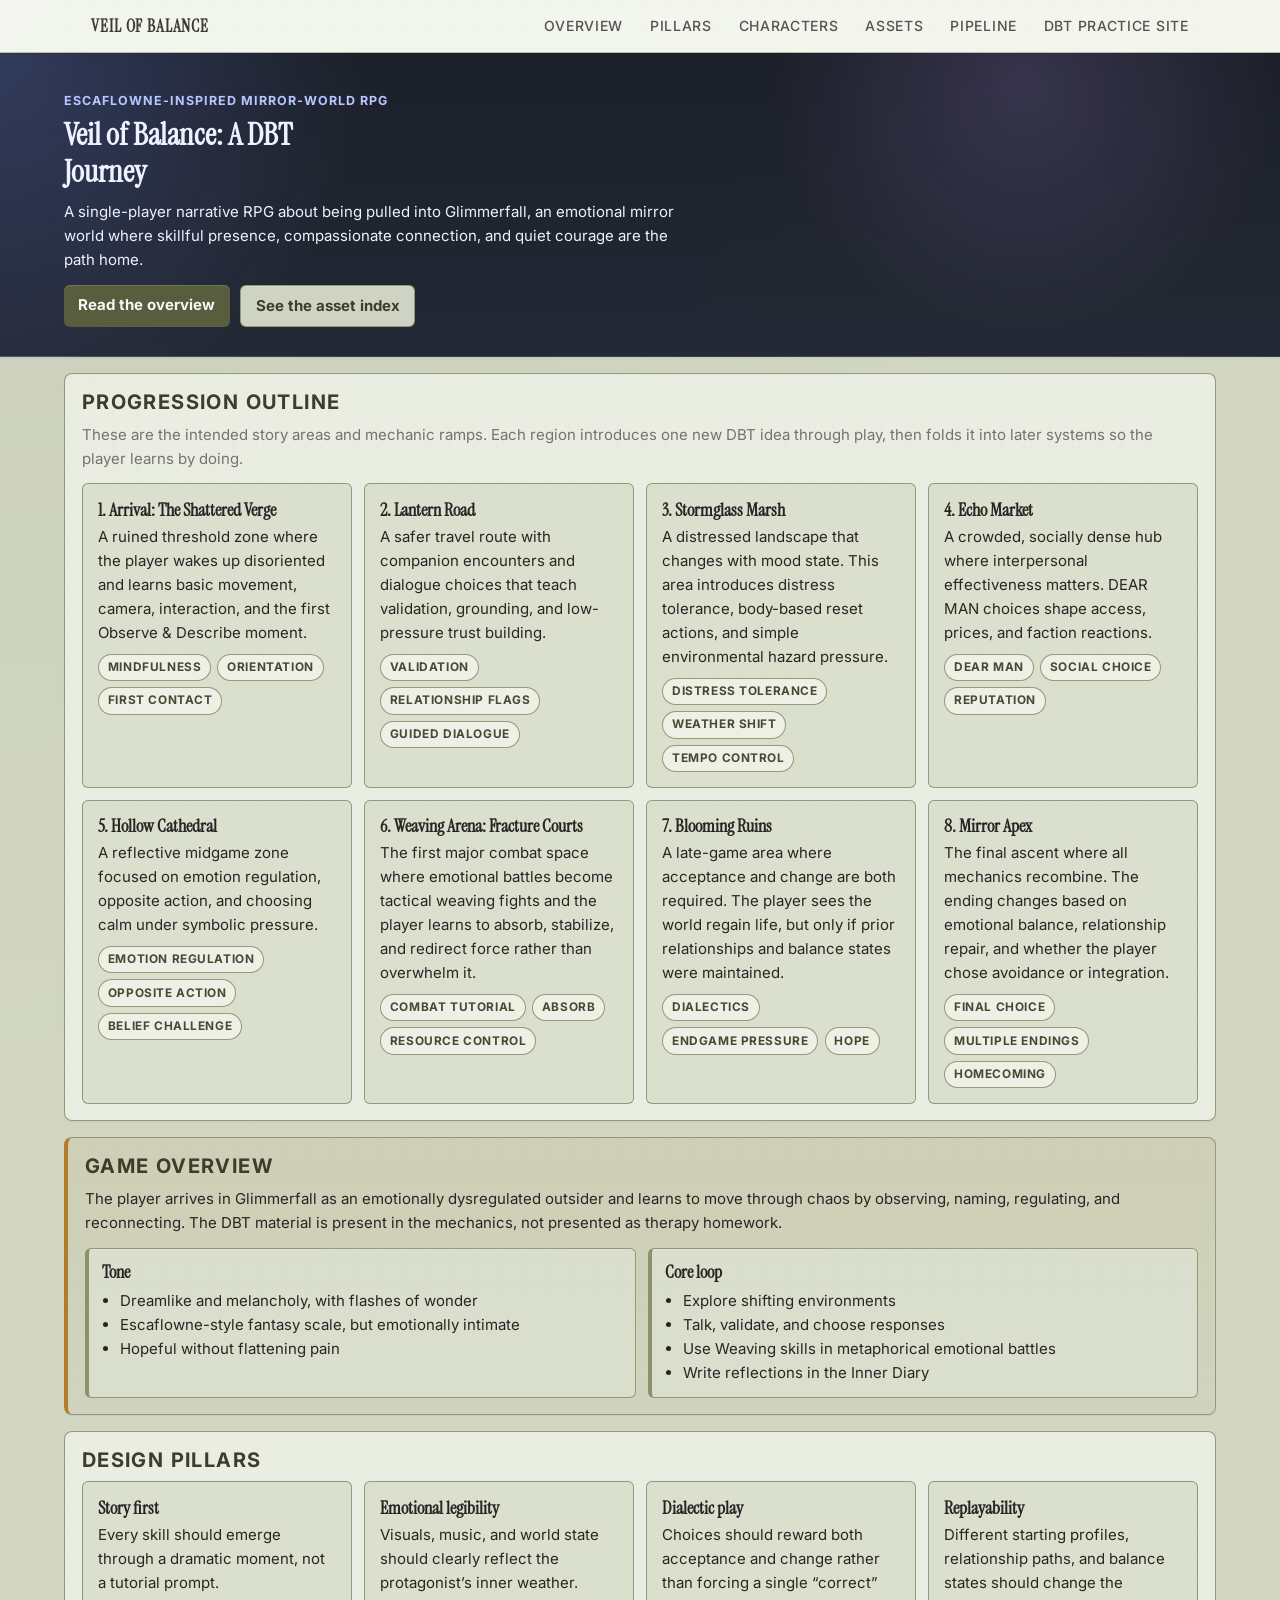
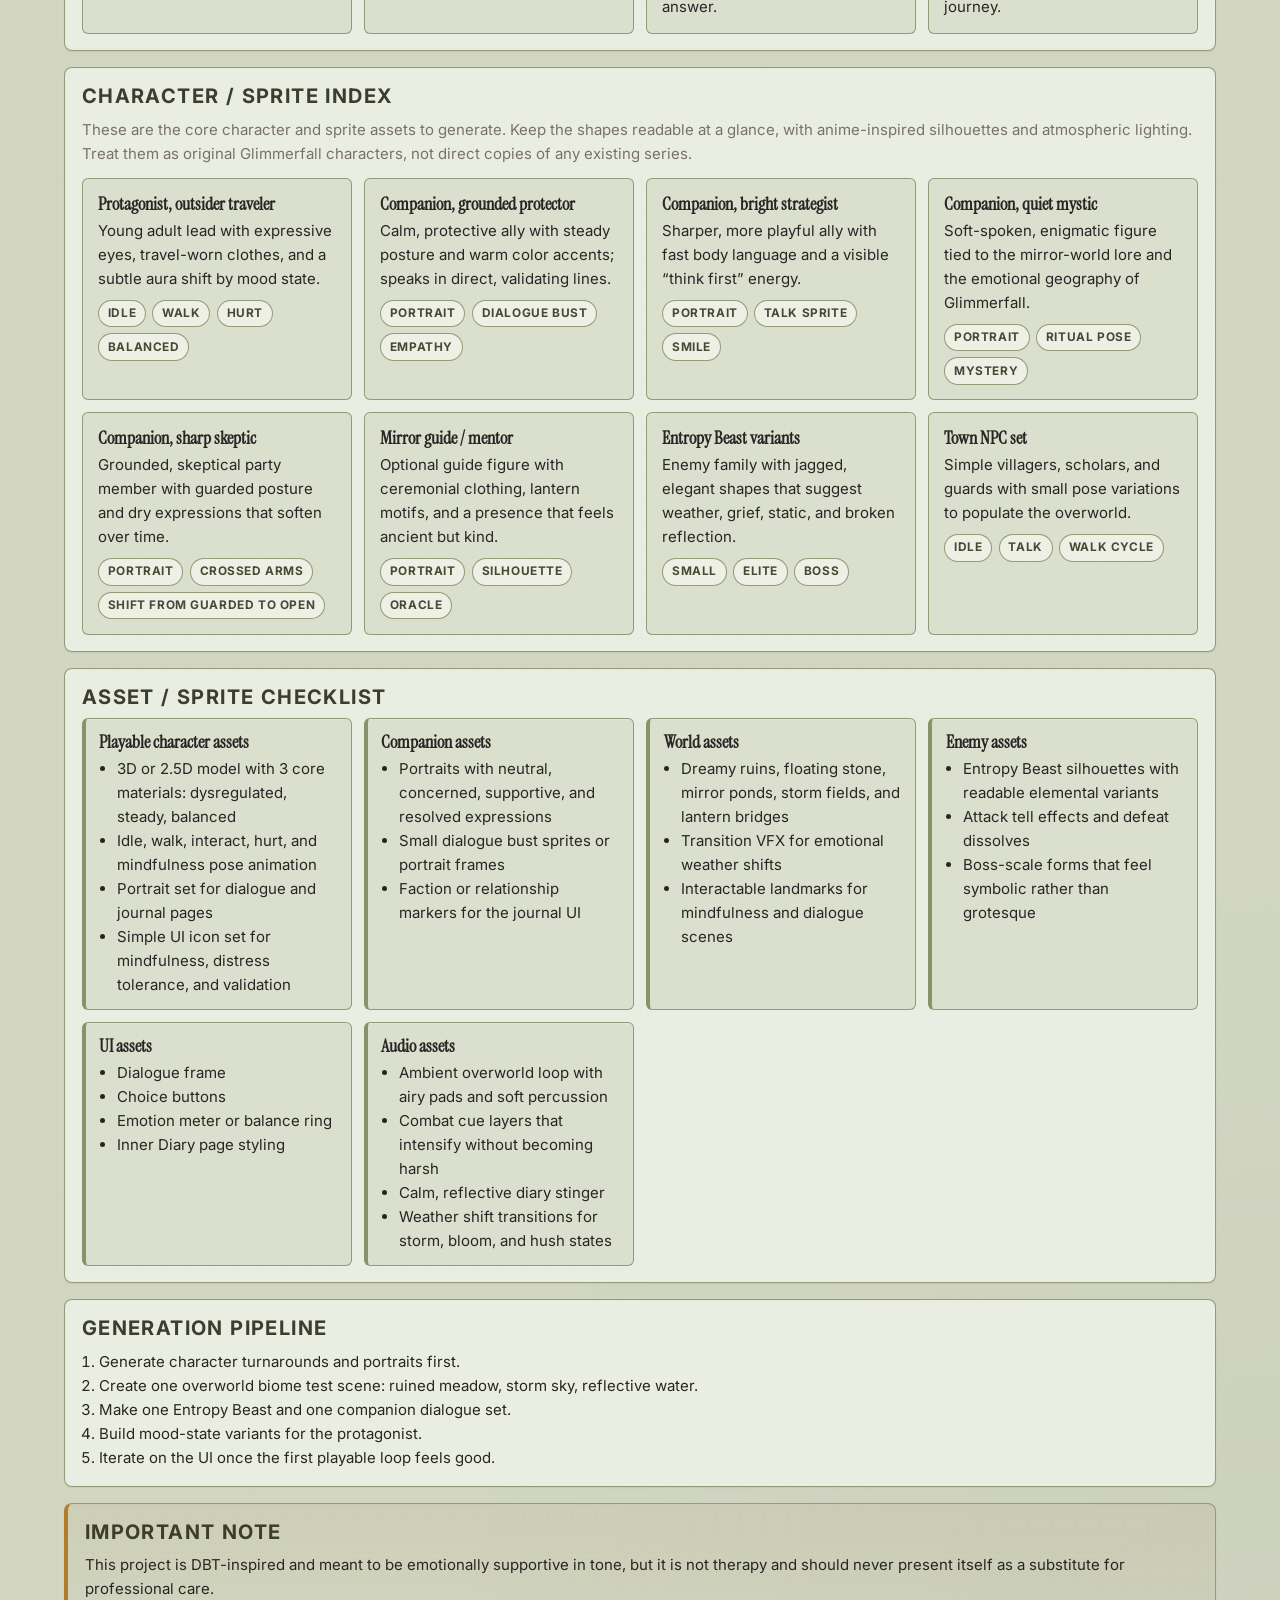
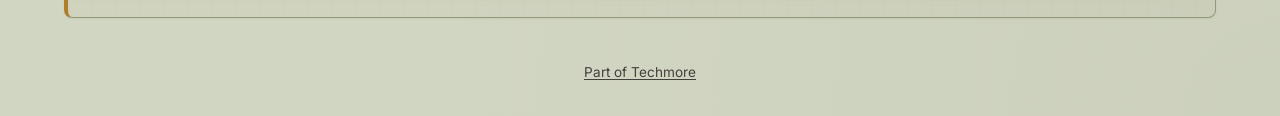
<file: game-overview.html>
<!doctype html>
<html lang="en">
  <head>
    <meta charset="utf-8" />
    <meta name="viewport" content="width=device-width, initial-scale=1" />
    <title>Veil of Balance: A DBT Journey - Game Overview</title>
    <meta
      name="description"
      content="Game overview and sprite asset index for Veil of Balance: A DBT Journey, an Escaflowne-inspired narrative RPG."
    />
    <link rel="stylesheet" href="styles.css" />
  </head>
  <body>
    <nav class="topnav" aria-label="Primary">
      <div class="inner">
        <a class="brand" href="index.html">Veil of Balance</a>
        <div class="nav-links">
          <a href="#overview">Overview</a>
          <a href="#pillars">Pillars</a>
          <a href="#characters">Characters</a>
          <a href="#assets">Assets</a>
          <a href="#pipeline">Pipeline</a>
          <a href="index.html">DBT Practice Site</a>
        </div>
      </div>
    </nav>

    <header class="hero overview-hero">
      <div class="container">
        <p class="eyebrow">Escaflowne-inspired mirror-world RPG</p>
        <h1>Veil of Balance: A DBT Journey</h1>
        <p>
          A single-player narrative RPG about being pulled into Glimmerfall, an emotional mirror
          world where skillful presence, compassionate connection, and quiet courage are the path
          home.
        </p>
        <div class="hero-actions">
          <a class="btn" href="#overview">Read the overview</a>
          <a class="btn btn-secondary" href="#assets">See the asset index</a>
        </div>
      </div>
    </header>

    <main class="page overview-layout" id="top">
      <section class="panel">
        <h2>Progression Outline</h2>
        <p class="muted">
          These are the intended story areas and mechanic ramps. Each region introduces one new
          DBT idea through play, then folds it into later systems so the player learns by doing.
        </p>
        <div class="overview-grid" style="margin-top: 0.75rem">
          <article class="asset-card">
            <h3>1. Arrival: The Shattered Verge</h3>
            <p>
              A ruined threshold zone where the player wakes up disoriented and learns basic
              movement, camera, interaction, and the first Observe & Describe moment.
            </p>
            <div class="tag-row">
              <span class="tag">mindfulness</span>
              <span class="tag">orientation</span>
              <span class="tag">first contact</span>
            </div>
          </article>
          <article class="asset-card">
            <h3>2. Lantern Road</h3>
            <p>
              A safer travel route with companion encounters and dialogue choices that teach
              validation, grounding, and low-pressure trust building.
            </p>
            <div class="tag-row">
              <span class="tag">validation</span>
              <span class="tag">relationship flags</span>
              <span class="tag">guided dialogue</span>
            </div>
          </article>
          <article class="asset-card">
            <h3>3. Stormglass Marsh</h3>
            <p>
              A distressed landscape that changes with mood state. This area introduces distress
              tolerance, body-based reset actions, and simple environmental hazard pressure.
            </p>
            <div class="tag-row">
              <span class="tag">distress tolerance</span>
              <span class="tag">weather shift</span>
              <span class="tag">tempo control</span>
            </div>
          </article>
          <article class="asset-card">
            <h3>4. Echo Market</h3>
            <p>
              A crowded, socially dense hub where interpersonal effectiveness matters. DEAR MAN
              choices shape access, prices, and faction reactions.
            </p>
            <div class="tag-row">
              <span class="tag">dear man</span>
              <span class="tag">social choice</span>
              <span class="tag">reputation</span>
            </div>
          </article>
          <article class="asset-card">
            <h3>5. Hollow Cathedral</h3>
            <p>
              A reflective midgame zone focused on emotion regulation, opposite action, and
              choosing calm under symbolic pressure.
            </p>
            <div class="tag-row">
              <span class="tag">emotion regulation</span>
              <span class="tag">opposite action</span>
              <span class="tag">belief challenge</span>
            </div>
          </article>
          <article class="asset-card">
            <h3>6. Weaving Arena: Fracture Courts</h3>
            <p>
              The first major combat space where emotional battles become tactical weaving fights
              and the player learns to absorb, stabilize, and redirect force rather than overwhelm it.
            </p>
            <div class="tag-row">
              <span class="tag">combat tutorial</span>
              <span class="tag">absorb</span>
              <span class="tag">resource control</span>
            </div>
          </article>
          <article class="asset-card">
            <h3>7. Blooming Ruins</h3>
            <p>
              A late-game area where acceptance and change are both required. The player sees the
              world regain life, but only if prior relationships and balance states were maintained.
            </p>
            <div class="tag-row">
              <span class="tag">dialectics</span>
              <span class="tag">endgame pressure</span>
              <span class="tag">hope</span>
            </div>
          </article>
          <article class="asset-card">
            <h3>8. Mirror Apex</h3>
            <p>
              The final ascent where all mechanics recombine. The ending changes based on emotional
              balance, relationship repair, and whether the player chose avoidance or integration.
            </p>
            <div class="tag-row">
              <span class="tag">final choice</span>
              <span class="tag">multiple endings</span>
              <span class="tag">homecoming</span>
            </div>
          </article>
        </div>
      </section>

      <section id="overview" class="panel callout">
        <h2>Game Overview</h2>
        <p>
          The player arrives in Glimmerfall as an emotionally dysregulated outsider and learns to
          move through chaos by observing, naming, regulating, and reconnecting. The DBT material
          is present in the mechanics, not presented as therapy homework.
        </p>
        <div class="grid two-col" style="margin-top: 0.8rem">
          <article>
            <h3>Tone</h3>
            <ul>
              <li>Dreamlike and melancholy, with flashes of wonder</li>
              <li>Escaflowne-style fantasy scale, but emotionally intimate</li>
              <li>Hopeful without flattening pain</li>
            </ul>
          </article>
          <article>
            <h3>Core loop</h3>
            <ul>
              <li>Explore shifting environments</li>
              <li>Talk, validate, and choose responses</li>
              <li>Use Weaving skills in metaphorical emotional battles</li>
              <li>Write reflections in the Inner Diary</li>
            </ul>
          </article>
        </div>
      </section>

      <section id="pillars" class="panel">
        <h2>Design Pillars</h2>
        <div class="overview-grid">
          <article class="asset-card">
            <h3>Story first</h3>
            <p>Every skill should emerge through a dramatic moment, not a tutorial prompt.</p>
          </article>
          <article class="asset-card">
            <h3>Emotional legibility</h3>
            <p>Visuals, music, and world state should clearly reflect the protagonist’s inner weather.</p>
          </article>
          <article class="asset-card">
            <h3>Dialectic play</h3>
            <p>Choices should reward both acceptance and change rather than forcing a single “correct” answer.</p>
          </article>
          <article class="asset-card">
            <h3>Replayability</h3>
            <p>Different starting profiles, relationship paths, and balance states should change the journey.</p>
          </article>
        </div>
      </section>

      <section id="characters" class="panel">
        <h2>Character / Sprite Index</h2>
        <p class="muted">
          These are the core character and sprite assets to generate. Keep the shapes readable at a
          glance, with anime-inspired silhouettes and atmospheric lighting. Treat them as original
          Glimmerfall characters, not direct copies of any existing series.
        </p>
        <div class="overview-grid" style="margin-top: 0.75rem">
          <article class="asset-card">
            <h3>Protagonist, outsider traveler</h3>
            <p>Young adult lead with expressive eyes, travel-worn clothes, and a subtle aura shift by mood state.</p>
            <div class="tag-row">
              <span class="tag">idle</span>
              <span class="tag">walk</span>
              <span class="tag">hurt</span>
              <span class="tag">balanced</span>
            </div>
          </article>
          <article class="asset-card">
            <h3>Companion, grounded protector</h3>
            <p>Calm, protective ally with steady posture and warm color accents; speaks in direct, validating lines.</p>
            <div class="tag-row">
              <span class="tag">portrait</span>
              <span class="tag">dialogue bust</span>
              <span class="tag">empathy</span>
            </div>
          </article>
          <article class="asset-card">
            <h3>Companion, bright strategist</h3>
            <p>Sharper, more playful ally with fast body language and a visible “think first” energy.</p>
            <div class="tag-row">
              <span class="tag">portrait</span>
              <span class="tag">talk sprite</span>
              <span class="tag">smile</span>
            </div>
          </article>
          <article class="asset-card">
            <h3>Companion, quiet mystic</h3>
            <p>Soft-spoken, enigmatic figure tied to the mirror-world lore and the emotional geography of Glimmerfall.</p>
            <div class="tag-row">
              <span class="tag">portrait</span>
              <span class="tag">ritual pose</span>
              <span class="tag">mystery</span>
            </div>
          </article>
          <article class="asset-card">
            <h3>Companion, sharp skeptic</h3>
            <p>Grounded, skeptical party member with guarded posture and dry expressions that soften over time.</p>
            <div class="tag-row">
              <span class="tag">portrait</span>
              <span class="tag">crossed arms</span>
              <span class="tag">shift from guarded to open</span>
            </div>
          </article>
          <article class="asset-card">
            <h3>Mirror guide / mentor</h3>
            <p>Optional guide figure with ceremonial clothing, lantern motifs, and a presence that feels ancient but kind.</p>
            <div class="tag-row">
              <span class="tag">portrait</span>
              <span class="tag">silhouette</span>
              <span class="tag">oracle</span>
            </div>
          </article>
          <article class="asset-card">
            <h3>Entropy Beast variants</h3>
            <p>Enemy family with jagged, elegant shapes that suggest weather, grief, static, and broken reflection.</p>
            <div class="tag-row">
              <span class="tag">small</span>
              <span class="tag">elite</span>
              <span class="tag">boss</span>
            </div>
          </article>
          <article class="asset-card">
            <h3>Town NPC set</h3>
            <p>Simple villagers, scholars, and guards with small pose variations to populate the overworld.</p>
            <div class="tag-row">
              <span class="tag">idle</span>
              <span class="tag">talk</span>
              <span class="tag">walk cycle</span>
            </div>
          </article>
        </div>
      </section>

      <section id="assets" class="panel">
        <h2>Asset / Sprite Checklist</h2>
        <div class="grid two-col">
          <article class="asset-card">
            <h3>Playable character assets</h3>
            <ul>
              <li>3D or 2.5D model with 3 core materials: dysregulated, steady, balanced</li>
              <li>Idle, walk, interact, hurt, and mindfulness pose animation</li>
              <li>Portrait set for dialogue and journal pages</li>
              <li>Simple UI icon set for mindfulness, distress tolerance, and validation</li>
            </ul>
          </article>
          <article class="asset-card">
            <h3>Companion assets</h3>
            <ul>
              <li>Portraits with neutral, concerned, supportive, and resolved expressions</li>
              <li>Small dialogue bust sprites or portrait frames</li>
              <li>Faction or relationship markers for the journal UI</li>
            </ul>
          </article>
          <article class="asset-card">
            <h3>World assets</h3>
            <ul>
              <li>Dreamy ruins, floating stone, mirror ponds, storm fields, and lantern bridges</li>
              <li>Transition VFX for emotional weather shifts</li>
              <li>Interactable landmarks for mindfulness and dialogue scenes</li>
            </ul>
          </article>
          <article class="asset-card">
            <h3>Enemy assets</h3>
            <ul>
              <li>Entropy Beast silhouettes with readable elemental variants</li>
              <li>Attack tell effects and defeat dissolves</li>
              <li>Boss-scale forms that feel symbolic rather than grotesque</li>
            </ul>
          </article>
          <article class="asset-card">
            <h3>UI assets</h3>
            <ul>
              <li>Dialogue frame</li>
              <li>Choice buttons</li>
              <li>Emotion meter or balance ring</li>
              <li>Inner Diary page styling</li>
            </ul>
          </article>
          <article class="asset-card">
            <h3>Audio assets</h3>
            <ul>
              <li>Ambient overworld loop with airy pads and soft percussion</li>
              <li>Combat cue layers that intensify without becoming harsh</li>
              <li>Calm, reflective diary stinger</li>
              <li>Weather shift transitions for storm, bloom, and hush states</li>
            </ul>
          </article>
        </div>
      </section>

      <section id="pipeline" class="panel">
        <h2>Generation Pipeline</h2>
        <ol>
          <li>Generate character turnarounds and portraits first.</li>
          <li>Create one overworld biome test scene: ruined meadow, storm sky, reflective water.</li>
          <li>Make one Entropy Beast and one companion dialogue set.</li>
          <li>Build mood-state variants for the protagonist.</li>
          <li>Iterate on the UI once the first playable loop feels good.</li>
        </ol>
      </section>

      <section class="panel callout">
        <h2>Important note</h2>
        <p>
          This project is DBT-inspired and meant to be emotionally supportive in tone, but it is
          not therapy and should never present itself as a substitute for professional care.
        </p>
      </section>
    </main>

    <footer class="site-footer">
      <a href="https://techmore.github.io/">Part of Techmore</a>
    </footer>
  </body>
</html>
</file>
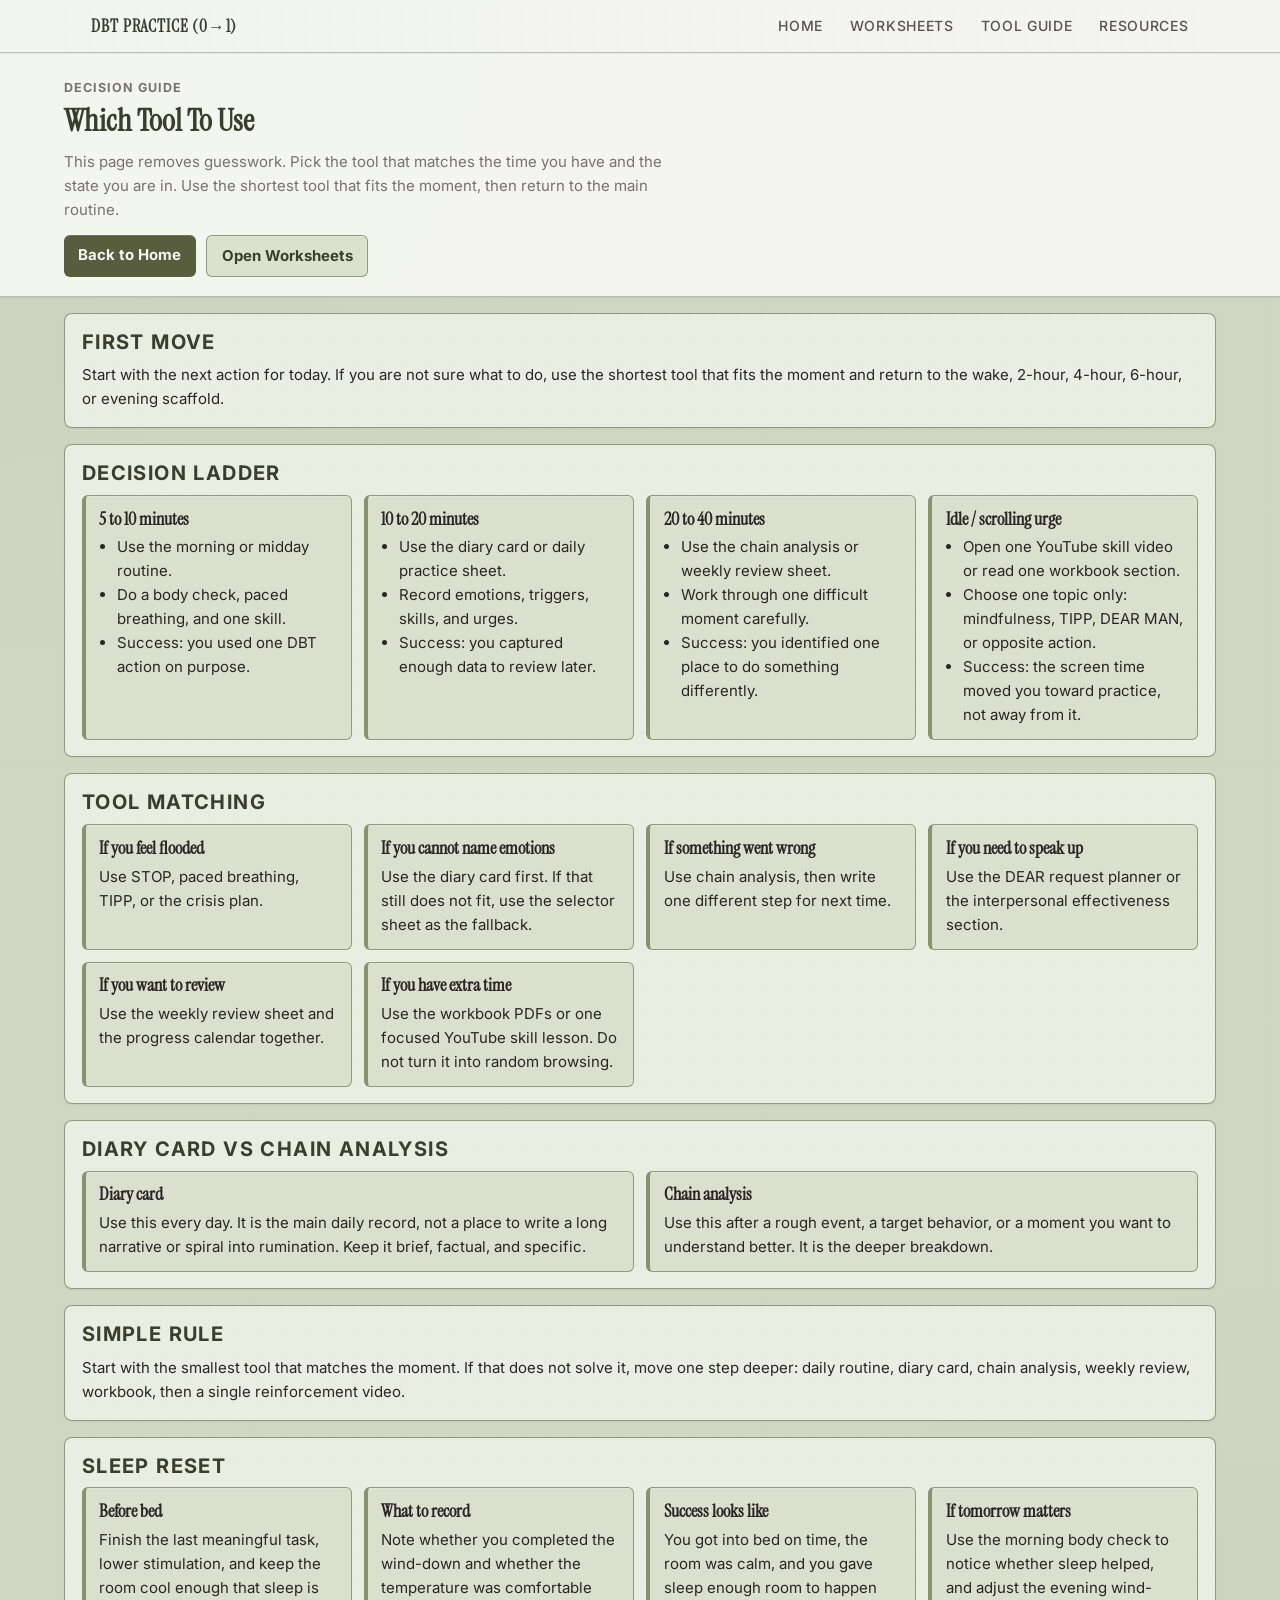
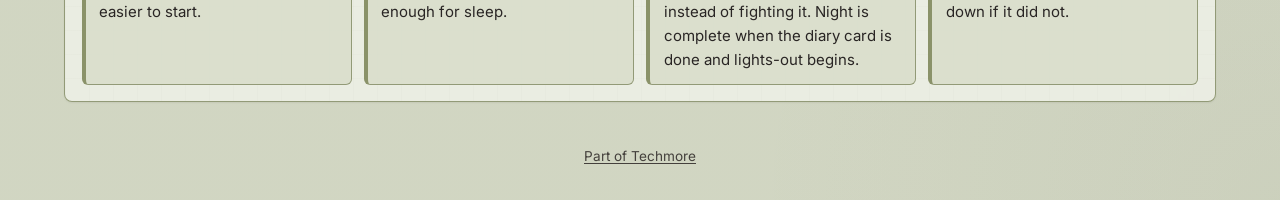
<file: tool-guide.html>
<!doctype html>
<html lang="en">
  <head>
    <meta charset="utf-8" />
    <meta name="viewport" content="width=device-width, initial-scale=1" />
    <title>DBT Tool Guide</title>
    <meta
      name="description"
      content="Which DBT tool to use when, with clear time-based guidance."
    />
    <link rel="stylesheet" href="styles.css" />
  </head>
  <body>
    <nav class="topnav" aria-label="Primary">
      <div class="inner">
        <a class="brand" href="index.html">DBT Practice (0→1)</a>
        <div class="nav-links">
          <a href="index.html">Home</a>
          <a href="worksheets.html">Worksheets</a>
          <a href="tool-guide.html">Tool Guide</a>
          <a href="index.html#resources">Resources</a>
        </div>
      </div>
    </nav>

    <header class="hero">
      <div class="container">
        <p class="eyebrow">Decision Guide</p>
        <h1>Which Tool To Use</h1>
        <p>
          This page removes guesswork. Pick the tool that matches the time you have and the state you are in.
          Use the shortest tool that fits the moment, then return to the main routine.
        </p>
        <div class="hero-actions">
          <a class="btn" href="index.html">Back to Home</a>
          <a class="btn btn-secondary" href="worksheets.html">Open Worksheets</a>
        </div>
      </div>
    </header>

    <main class="page">
      <section class="panel">
        <h2>First Move</h2>
        <p>
          Start with the next action for today. If you are not sure what to do, use the shortest tool that fits the moment and return to the wake, 2-hour, 4-hour, 6-hour, or evening scaffold.
        </p>
      </section>

      <section class="panel">
        <h2>Decision Ladder</h2>
        <div class="grid two-col">
          <article>
            <h3>5 to 10 minutes</h3>
            <ul>
              <li>Use the morning or midday routine.</li>
              <li>Do a body check, paced breathing, and one skill.</li>
              <li>Success: you used one DBT action on purpose.</li>
            </ul>
          </article>
          <article>
            <h3>10 to 20 minutes</h3>
            <ul>
              <li>Use the diary card or daily practice sheet.</li>
              <li>Record emotions, triggers, skills, and urges.</li>
              <li>Success: you captured enough data to review later.</li>
            </ul>
          </article>
          <article>
            <h3>20 to 40 minutes</h3>
            <ul>
              <li>Use the chain analysis or weekly review sheet.</li>
              <li>Work through one difficult moment carefully.</li>
              <li>Success: you identified one place to do something differently.</li>
            </ul>
          </article>
          <article>
            <h3>Idle / scrolling urge</h3>
            <ul>
              <li>Open one YouTube skill video or read one workbook section.</li>
              <li>Choose one topic only: mindfulness, TIPP, DEAR MAN, or opposite action.</li>
              <li>Success: the screen time moved you toward practice, not away from it.</li>
            </ul>
          </article>
        </div>
      </section>

      <section class="panel">
        <h2>Tool Matching</h2>
        <div class="grid three-col">
          <article>
            <h3>If you feel flooded</h3>
            <p>Use STOP, paced breathing, TIPP, or the crisis plan.</p>
          </article>
          <article>
            <h3>If you cannot name emotions</h3>
            <p>Use the diary card first. If that still does not fit, use the selector sheet as the fallback.</p>
          </article>
          <article>
            <h3>If something went wrong</h3>
            <p>Use chain analysis, then write one different step for next time.</p>
          </article>
          <article>
            <h3>If you need to speak up</h3>
            <p>Use the DEAR request planner or the interpersonal effectiveness section.</p>
          </article>
          <article>
            <h3>If you want to review</h3>
            <p>Use the weekly review sheet and the progress calendar together.</p>
          </article>
          <article>
            <h3>If you have extra time</h3>
            <p>Use the workbook PDFs or one focused YouTube skill lesson. Do not turn it into random browsing.</p>
          </article>
        </div>
      </section>

      <section id="chain-analysis" class="panel">
        <h2>Diary Card vs Chain Analysis</h2>
        <div class="grid two-col">
          <article>
            <h3>Diary card</h3>
            <p>Use this every day. It is the main daily record, not a place to write a long narrative or spiral into rumination. Keep it brief, factual, and specific.</p>
          </article>
          <article>
            <h3>Chain analysis</h3>
            <p>Use this after a rough event, a target behavior, or a moment you want to understand better. It is the deeper breakdown.</p>
          </article>
        </div>
      </section>

      <section class="panel">
        <h2>Simple Rule</h2>
        <p>
          Start with the smallest tool that matches the moment. If that does not solve it, move one step deeper:
          daily routine, diary card, chain analysis, weekly review, workbook, then a single reinforcement video.
        </p>
      </section>

      <section class="panel">
        <h2>Sleep Reset</h2>
        <div class="grid two-col">
          <article>
            <h3>Before bed</h3>
            <p>Finish the last meaningful task, lower stimulation, and keep the room cool enough that sleep is easier to start.</p>
          </article>
          <article>
            <h3>What to record</h3>
            <p>Note whether you completed the wind-down and whether the temperature was comfortable enough for sleep.</p>
          </article>
          <article>
            <h3>Success looks like</h3>
            <p>You got into bed on time, the room was calm, and you gave sleep enough room to happen instead of fighting it. Night is complete when the diary card is done and lights-out begins.</p>
          </article>
          <article>
            <h3>If tomorrow matters</h3>
            <p>Use the morning body check to notice whether sleep helped, and adjust the evening wind-down if it did not.</p>
          </article>
        </div>
      </section>
    </main>

    <footer class="site-footer">
      <a href="https://techmore.github.io/">Part of Techmore</a>
    </footer>
  </body>
</html>
</file>
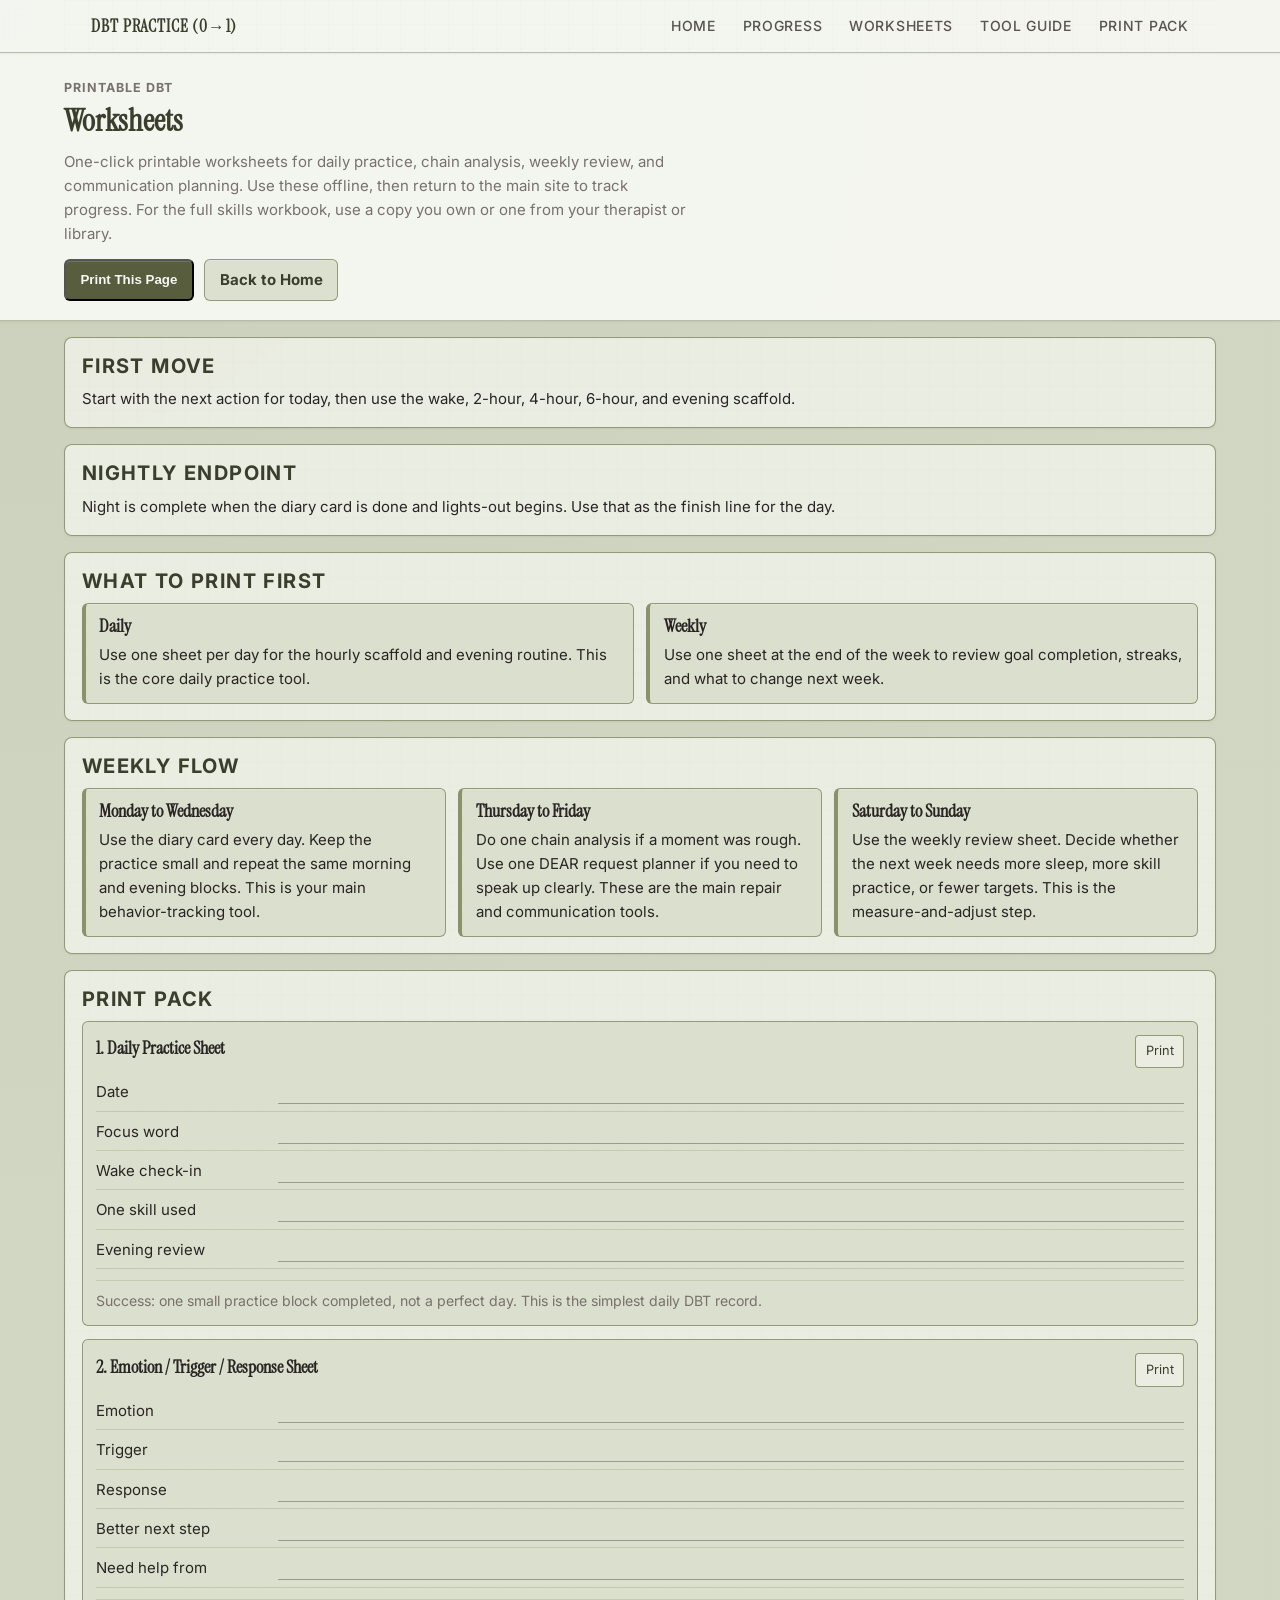
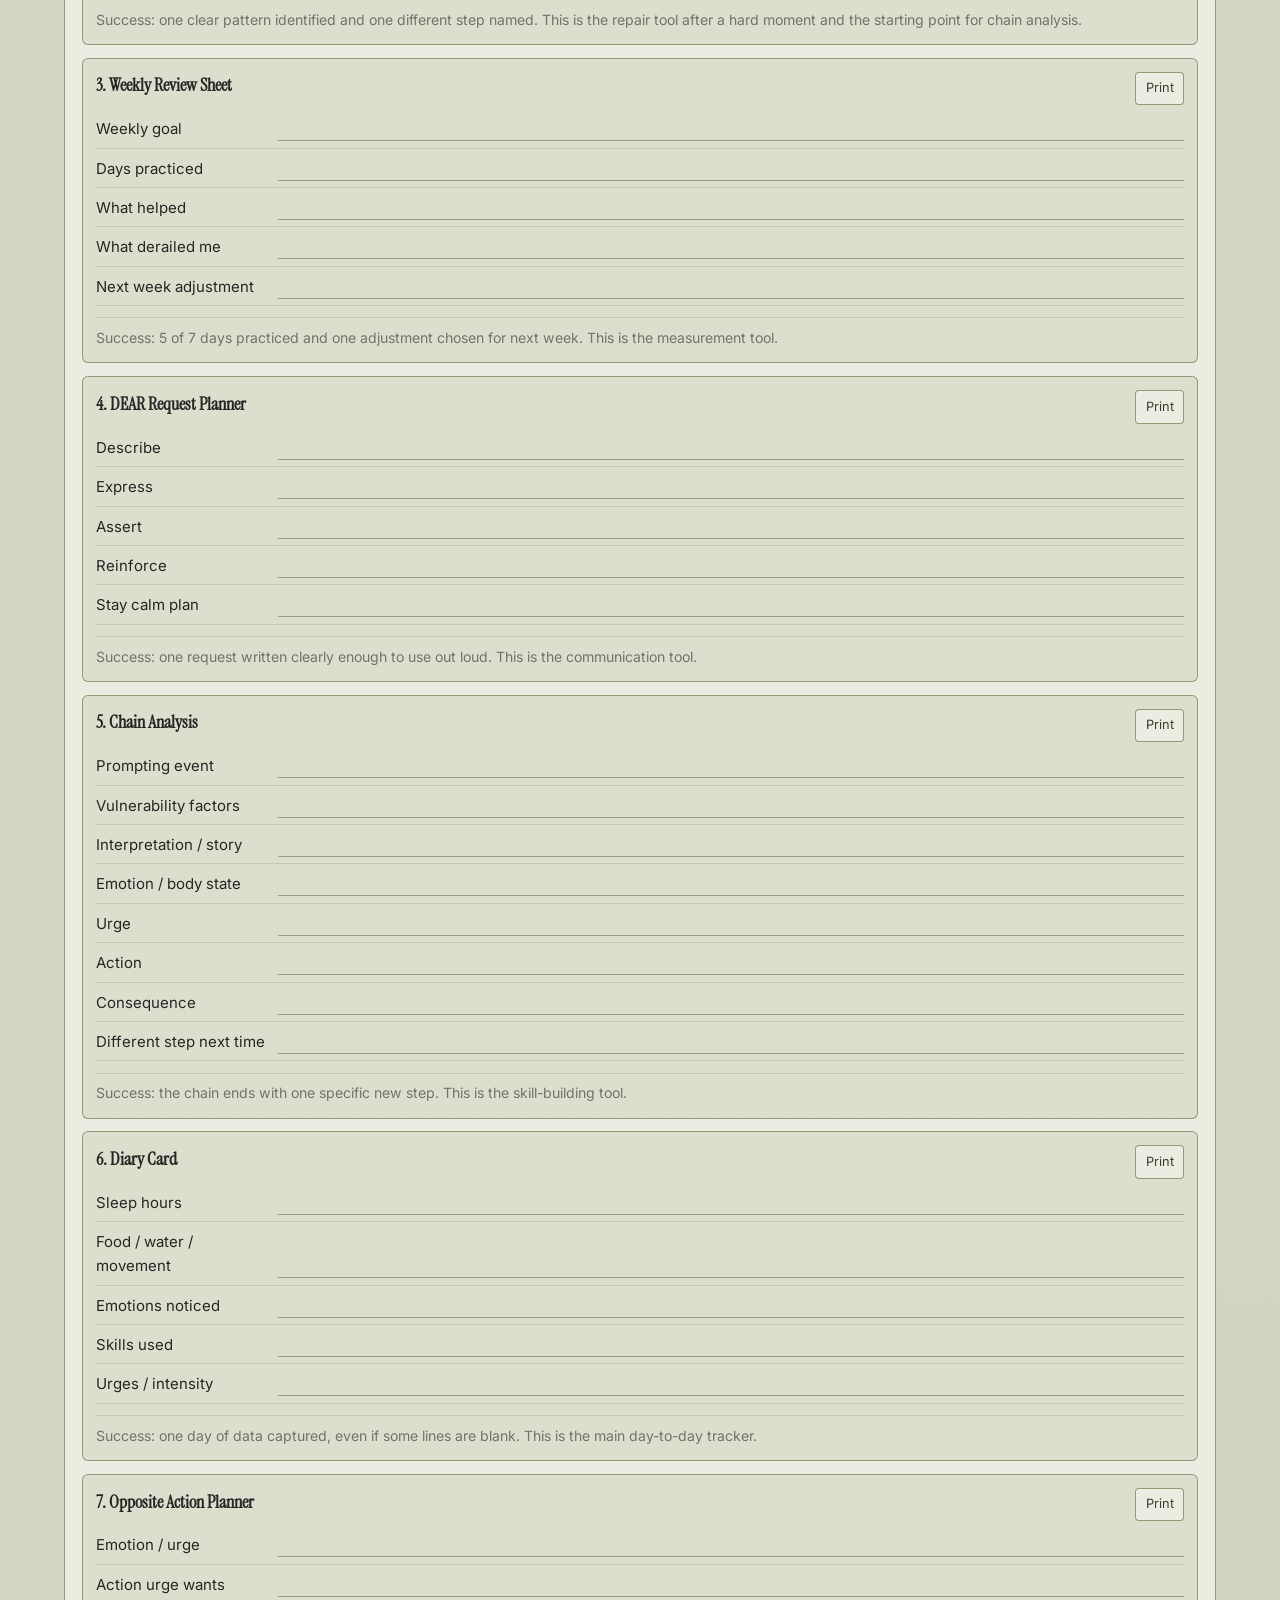
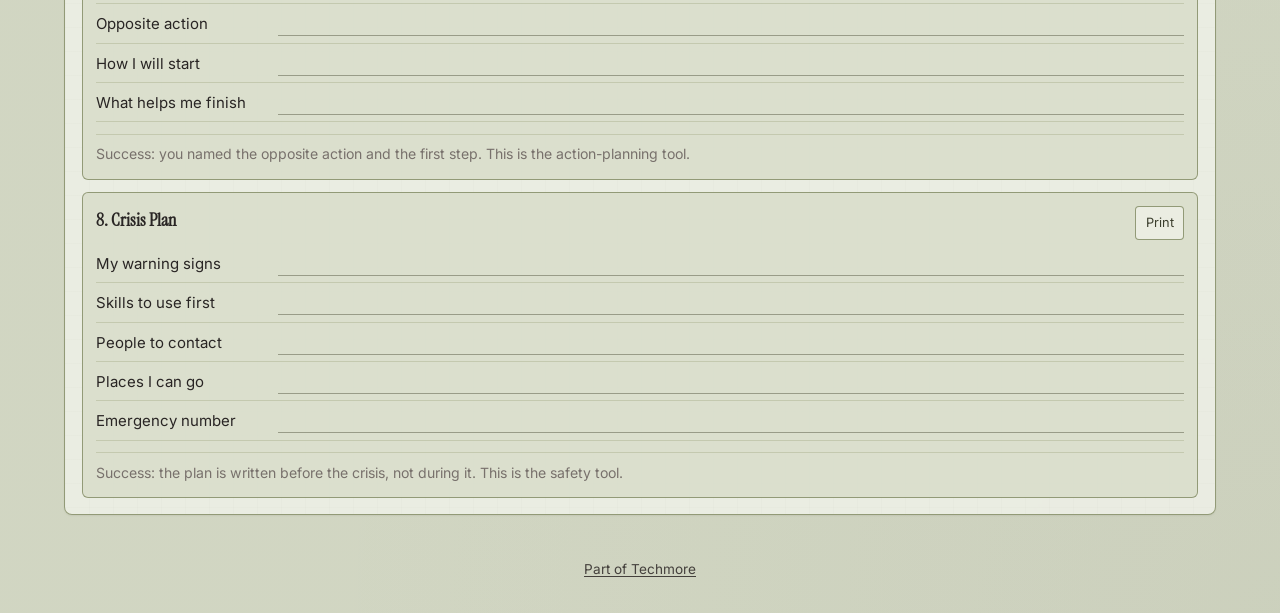
<file: worksheets.html>
<!doctype html>
<html lang="en">
  <head>
    <meta charset="utf-8" />
    <meta name="viewport" content="width=device-width, initial-scale=1" />
    <title>DBT Worksheets</title>
    <meta
      name="description"
      content="Printable DBT worksheets for daily practice, planning, and review."
    />
    <link rel="stylesheet" href="styles.css" />
  </head>
  <body>
    <nav class="topnav" aria-label="Primary">
      <div class="inner">
        <a class="brand" href="index.html">DBT Practice (0→1)</a>
        <div class="nav-links">
          <a href="index.html">Home</a>
          <a href="index.html#progress">Progress</a>
          <a href="#worksheets">Worksheets</a>
          <a href="tool-guide.html">Tool Guide</a>
          <a href="#print-pack">Print Pack</a>
        </div>
      </div>
    </nav>

    <header class="hero">
      <div class="container">
        <p class="eyebrow">Printable DBT</p>
        <h1>Worksheets</h1>
        <p>
          One-click printable worksheets for daily practice, chain analysis, weekly review,
          and communication planning. Use these offline, then return to the main site to track progress.
          For the full skills workbook, use a copy you own or one from your therapist or library.
        </p>
        <div class="hero-actions">
          <button class="btn" id="print-page" type="button">Print This Page</button>
          <a class="btn btn-secondary" href="index.html">Back to Home</a>
        </div>
      </div>
    </header>

    <main id="worksheets" class="page">
      <section class="panel">
        <h2>First Move</h2>
        <p>Start with the next action for today, then use the wake, 2-hour, 4-hour, 6-hour, and evening scaffold.</p>
      </section>

      <section class="panel">
        <h2>Nightly Endpoint</h2>
        <p>Night is complete when the diary card is done and lights-out begins. Use that as the finish line for the day.</p>
      </section>

      <section class="panel">
        <h2>What to print first</h2>
        <div class="grid two-col">
          <article>
            <h3>Daily</h3>
            <p>Use one sheet per day for the hourly scaffold and evening routine. This is the core daily practice tool.</p>
          </article>
          <article>
            <h3>Weekly</h3>
            <p>Use one sheet at the end of the week to review goal completion, streaks, and what to change next week.</p>
          </article>
        </div>
      </section>

      <section class="panel">
        <h2>Weekly Flow</h2>
        <div class="grid three-col">
          <article>
            <h3>Monday to Wednesday</h3>
            <p>Use the diary card every day. Keep the practice small and repeat the same morning and evening blocks. This is your main behavior-tracking tool.</p>
          </article>
          <article>
            <h3>Thursday to Friday</h3>
            <p>Do one chain analysis if a moment was rough. Use one DEAR request planner if you need to speak up clearly. These are the main repair and communication tools.</p>
          </article>
          <article>
            <h3>Saturday to Sunday</h3>
            <p>Use the weekly review sheet. Decide whether the next week needs more sleep, more skill practice, or fewer targets. This is the measure-and-adjust step.</p>
          </article>
        </div>
      </section>

      <section id="print-pack" class="panel">
        <h2>Print Pack</h2>
        <div class="worksheet-stack">
          <article class="worksheet-card printable">
            <div class="worksheet-head">
              <h3>1. Daily Practice Sheet</h3>
              <button class="print-small" type="button" data-print-target="daily-sheet">Print</button>
            </div>
            <div id="daily-sheet" class="worksheet-body">
              <div class="worksheet-line"><span>Date</span><span class="line"></span></div>
              <div class="worksheet-line"><span>Focus word</span><span class="line"></span></div>
              <div class="worksheet-line"><span>Wake check-in</span><span class="line"></span></div>
              <div class="worksheet-line"><span>One skill used</span><span class="line"></span></div>
              <div class="worksheet-line"><span>Evening review</span><span class="line"></span></div>
            </div>
            <p class="worksheet-note">Success: one small practice block completed, not a perfect day. This is the simplest daily DBT record.</p>
          </article>

          <article class="worksheet-card printable">
            <div class="worksheet-head">
              <h3>2. Emotion / Trigger / Response Sheet</h3>
              <button class="print-small" type="button" data-print-target="chain-sheet">Print</button>
            </div>
            <div id="chain-sheet" class="worksheet-body">
              <div class="worksheet-line"><span>Emotion</span><span class="line"></span></div>
              <div class="worksheet-line"><span>Trigger</span><span class="line"></span></div>
              <div class="worksheet-line"><span>Response</span><span class="line"></span></div>
              <div class="worksheet-line"><span>Better next step</span><span class="line"></span></div>
              <div class="worksheet-line"><span>Need help from</span><span class="line"></span></div>
            </div>
            <p class="worksheet-note">Success: one clear pattern identified and one different step named. This is the repair tool after a hard moment and the starting point for chain analysis.</p>
          </article>

          <article class="worksheet-card printable">
            <div class="worksheet-head">
              <h3>3. Weekly Review Sheet</h3>
              <button class="print-small" type="button" data-print-target="weekly-sheet">Print</button>
            </div>
            <div id="weekly-sheet" class="worksheet-body">
              <div class="worksheet-line"><span>Weekly goal</span><span class="line"></span></div>
              <div class="worksheet-line"><span>Days practiced</span><span class="line"></span></div>
              <div class="worksheet-line"><span>What helped</span><span class="line"></span></div>
              <div class="worksheet-line"><span>What derailed me</span><span class="line"></span></div>
              <div class="worksheet-line"><span>Next week adjustment</span><span class="line"></span></div>
            </div>
            <p class="worksheet-note">Success: 5 of 7 days practiced and one adjustment chosen for next week. This is the measurement tool.</p>
          </article>

          <article class="worksheet-card printable">
            <div class="worksheet-head">
              <h3>4. DEAR Request Planner</h3>
              <button class="print-small" type="button" data-print-target="request-sheet">Print</button>
            </div>
            <div id="request-sheet" class="worksheet-body">
              <div class="worksheet-line"><span>Describe</span><span class="line"></span></div>
              <div class="worksheet-line"><span>Express</span><span class="line"></span></div>
              <div class="worksheet-line"><span>Assert</span><span class="line"></span></div>
              <div class="worksheet-line"><span>Reinforce</span><span class="line"></span></div>
              <div class="worksheet-line"><span>Stay calm plan</span><span class="line"></span></div>
            </div>
            <p class="worksheet-note">Success: one request written clearly enough to use out loud. This is the communication tool.</p>
          </article>

          <article class="worksheet-card printable">
            <div class="worksheet-head">
              <h3>5. Chain Analysis</h3>
              <button class="print-small" type="button" data-print-target="chain-analysis-sheet">Print</button>
            </div>
            <div id="chain-analysis-sheet" class="worksheet-body">
              <div class="worksheet-line"><span>Prompting event</span><span class="line"></span></div>
              <div class="worksheet-line"><span>Vulnerability factors</span><span class="line"></span></div>
              <div class="worksheet-line"><span>Interpretation / story</span><span class="line"></span></div>
              <div class="worksheet-line"><span>Emotion / body state</span><span class="line"></span></div>
              <div class="worksheet-line"><span>Urge</span><span class="line"></span></div>
              <div class="worksheet-line"><span>Action</span><span class="line"></span></div>
              <div class="worksheet-line"><span>Consequence</span><span class="line"></span></div>
              <div class="worksheet-line"><span>Different step next time</span><span class="line"></span></div>
            </div>
            <p class="worksheet-note">Success: the chain ends with one specific new step. This is the skill-building tool.</p>
          </article>

          <article class="worksheet-card printable">
            <div class="worksheet-head">
              <h3>6. Diary Card</h3>
              <button class="print-small" type="button" data-print-target="diary-card-sheet">Print</button>
            </div>
            <div id="diary-card-sheet" class="worksheet-body">
              <div class="worksheet-line"><span>Sleep hours</span><span class="line"></span></div>
              <div class="worksheet-line"><span>Food / water / movement</span><span class="line"></span></div>
              <div class="worksheet-line"><span>Emotions noticed</span><span class="line"></span></div>
              <div class="worksheet-line"><span>Skills used</span><span class="line"></span></div>
              <div class="worksheet-line"><span>Urges / intensity</span><span class="line"></span></div>
            </div>
            <p class="worksheet-note">Success: one day of data captured, even if some lines are blank. This is the main day-to-day tracker.</p>
          </article>

          <article class="worksheet-card printable">
            <div class="worksheet-head">
              <h3>7. Opposite Action Planner</h3>
              <button class="print-small" type="button" data-print-target="opposite-action-sheet">Print</button>
            </div>
            <div id="opposite-action-sheet" class="worksheet-body">
              <div class="worksheet-line"><span>Emotion / urge</span><span class="line"></span></div>
              <div class="worksheet-line"><span>Action urge wants</span><span class="line"></span></div>
              <div class="worksheet-line"><span>Opposite action</span><span class="line"></span></div>
              <div class="worksheet-line"><span>How I will start</span><span class="line"></span></div>
              <div class="worksheet-line"><span>What helps me finish</span><span class="line"></span></div>
            </div>
            <p class="worksheet-note">Success: you named the opposite action and the first step. This is the action-planning tool.</p>
          </article>

          <article class="worksheet-card printable">
            <div class="worksheet-head">
              <h3>8. Crisis Plan</h3>
              <button class="print-small" type="button" data-print-target="crisis-sheet">Print</button>
            </div>
            <div id="crisis-sheet" class="worksheet-body">
              <div class="worksheet-line"><span>My warning signs</span><span class="line"></span></div>
              <div class="worksheet-line"><span>Skills to use first</span><span class="line"></span></div>
              <div class="worksheet-line"><span>People to contact</span><span class="line"></span></div>
              <div class="worksheet-line"><span>Places I can go</span><span class="line"></span></div>
              <div class="worksheet-line"><span>Emergency number</span><span class="line"></span></div>
            </div>
            <p class="worksheet-note">Success: the plan is written before the crisis, not during it. This is the safety tool.</p>
          </article>
        </div>
      </section>
    </main>

    <footer class="site-footer">
      <a href="https://techmore.github.io/">Part of Techmore</a>
    </footer>

    <script>
      document.getElementById("print-page").addEventListener("click", () => window.print());
      document.querySelectorAll("[data-print-target]").forEach((button) => {
        button.addEventListener("click", () => window.print());
      });
    </script>
  </body>
</html>
</file>
<file: styles.css>
@import url('https://fonts.googleapis.com/css2?family=Instrument+Serif:ital@0;1&family=Inter:ital,opsz,wght@0,14..32,100..900;1,14..32,100..900&display=swap');

*, *::before, *::after {
  box-sizing: border-box;
  margin: 0;
  padding: 0;
}

:root {
  --olive-50:  #f7f8f4;
  --olive-100: #eef0e6;
  --olive-200: #dde1d0;
  --olive-300: #c4c9b0;
  --olive-400: #a7ae8b;
  --olive-500: #8a9269;
  --olive-600: #6e754b;
  --olive-700: #575d3d;
  --olive-800: #464a34;
  --olive-900: #3b3e2d;
  --olive-950: #1f2117;

  --stone-50:  #fafaf9;
  --stone-100: #f5f5f4;
  --stone-200: #e7e5e4;
  --stone-300: #d6d3d1;
  --stone-400: #a8a29e;
  --stone-500: #78716c;
  --stone-600: #57534e;
  --stone-700: #44403c;
  --stone-800: #292524;
  --stone-900: #1c1917;

  --bg:         #c4cab1;
  --surface:    rgba(236, 238, 227, 0.96);
  --surface2:   rgba(218, 223, 204, 0.94);
  --surface3:   rgba(247, 248, 244, 0.86);
  --border:     rgba(145, 154, 118, 0.98);
  --text:       var(--stone-800);
  --text-light: var(--stone-500);
  --accent:     var(--olive-700);
  --accent-fg:  var(--olive-50);
  --green:      #5a8a5e;
  --red:        #c0392b;
  --amber:      #b07d2a;
  --chart1:     var(--olive-600);
  --chart2:     #5ba4b5;
  --container-inline: 1rem;
}

html {
  scroll-behavior: smooth;
}

body {
  font-family: 'Inter', system-ui, sans-serif;
  background:
    linear-gradient(rgba(247, 248, 244, 0.26), rgba(247, 248, 244, 0.26)),
    radial-gradient(circle at top left, rgba(110, 117, 75, 0.10), transparent 30%),
    radial-gradient(circle at bottom right, rgba(71, 74, 52, 0.06), transparent 24%),
    var(--bg);
  color: var(--text);
  line-height: 1.6;
  -webkit-font-smoothing: antialiased;
  font-size: 15px;
}

h1, h2, h3, h4 {
  font-family: 'Instrument Serif', serif;
  line-height: 1.2;
}

::selection {
  background-color: var(--olive-200);
  color: var(--olive-800);
}

:focus-visible {
  outline: 2px solid var(--olive-500);
  outline-offset: 2px;
}

.container {
  max-width: 72rem;
  width: min(72rem, 92vw);
  margin: 0 auto;
}

.hero {
  background: rgba(247, 248, 244, 0.92);
  border-bottom: 1px solid rgba(145, 154, 118, 0.62);
  backdrop-filter: blur(6px);
  -webkit-backdrop-filter: blur(6px);
  color: var(--olive-900);
  box-shadow: 0 1px 2px rgba(0,0,0,.06);
}

.hero .container {
  padding: 1.55rem 0 1.2rem;
}

.hero h1 {
  margin: 0.35rem 0 0.6rem;
  max-width: 22ch;
  font-size: clamp(1.55rem, 2.4vw, 2rem);
}

.hero p {
  color: var(--text-light);
  max-width: 70ch;
}

.eyebrow {
  text-transform: uppercase;
  letter-spacing: 0.08em;
  color: var(--text-light);
  font-weight: 700;
  font-size: 0.78rem;
}

.btn {
  display: inline-block;
  margin-top: 0.8rem;
  padding: 0.5rem 0.9rem;
  border-radius: 6px;
  text-decoration: none;
  font-weight: 700;
  color: var(--accent-fg);
  background: var(--accent);
  box-shadow: inset 0 1px 0 rgba(255,255,255,0.15);
}

.page,
main.page {
  padding: 1rem 0 2.75rem;
  display: grid;
  gap: 1rem;
}

.panel {
  background: var(--surface);
  border: 1px solid var(--border);
  border-radius: 8px;
  padding: 1rem 1.05rem;
  box-shadow: 0 1px 2px rgba(0, 0, 0, 0.06);
  backdrop-filter: blur(1px);
}

.panel h2 {
  font-size: 1.25rem;
  margin-bottom: 0.6rem;
  text-transform: uppercase;
  letter-spacing: 0.07em;
  font-family: 'Inter', system-ui, sans-serif;
  font-weight: 700;
  color: var(--olive-900);
}

.panel h3 {
  margin: 0.05rem 0 0.35rem;
  font-size: 1.1rem;
}

.grid {
  display: grid;
  gap: 0.75rem;
}

.two-col {
  grid-template-columns: repeat(auto-fit, minmax(250px, 1fr));
}

.three-col {
  grid-template-columns: repeat(auto-fit, minmax(230px, 1fr));
}

.grid > article,
.timeline-item {
  background: var(--surface2);
  border: 1px solid var(--border);
  border-left: 4px solid var(--olive-500);
  border-radius: 6px;
  padding: 0.75rem 0.85rem;
  box-shadow: inset 0 1px 0 rgba(255,255,255,0.18);
}

.compact .timeline-item {
  border-left-color: var(--olive-600);
}

.timeline {
  display: grid;
  gap: 0.75rem;
}

.key-grid {
  display: grid;
  gap: 0.7rem;
  grid-template-columns: repeat(auto-fit, minmax(220px, 1fr));
  margin: 0.7rem 0 0.85rem;
}

.key-card {
  background: var(--surface3);
  border: 1px solid var(--border);
  border-radius: 6px;
  padding: 0.75rem 0.8rem;
}

.key-card h3 {
  font-size: 0.95rem;
  text-transform: uppercase;
  letter-spacing: 0.06em;
  margin-bottom: 0.3rem;
  font-family: 'Inter', system-ui, sans-serif;
}

.key-card p {
  color: var(--text);
  font-size: 0.92rem;
}

.language-grid {
  display: grid;
  gap: 0.7rem;
  margin-top: 0.35rem;
  margin-bottom: 0.55rem;
}

.language-grid label {
  display: flex;
  flex-direction: column;
  gap: 0.35rem;
  color: var(--text);
  font-size: 0.9rem;
  font-weight: 600;
  text-transform: uppercase;
  letter-spacing: 0.05em;
}

.language-grid select {
  height: 2rem;
  border-radius: 6px;
  border: 1px solid var(--border);
  background: var(--surface);
  color: var(--text);
  padding: 0 0.45rem;
  font: inherit;
}

.tracker-grid {
  display: grid;
  gap: 0.75rem;
}

.tracker-grid label {
  display: flex;
  align-items: center;
  gap: 0.55rem;
  padding: 0.65rem 0.75rem;
  border: 1px solid var(--border);
  background: var(--surface2);
  border-radius: 8px;
}

a {
  color: var(--accent);
  text-underline-offset: 2px;
}

.ace {
  color: var(--text);
}

a:hover {
  color: var(--olive-950);
}

.track-pill {
  display: inline-flex;
  align-items: center;
  gap: 3px;
  font-size: 0.72rem;
  font-weight: 600;
  padding: 2px 8px;
  border-radius: 20px;
  background: oklch(52% 0.18 25 / 0.12);
  color: var(--red);
}

.accordion {
  display: grid;
  gap: 0.5rem;
}

details {
  border: 1px solid var(--border);
  border-radius: 8px;
  background: var(--surface2);
  padding: 0.55rem 0.8rem;
}

summary {
  cursor: pointer;
  font-weight: 700;
  color: var(--olive-950);
  text-transform: uppercase;
  letter-spacing: 0.05em;
  font-size: 0.8rem;
}

ul,
ol {
  padding-inline-start: 1.1rem;
}

.muted {
  color: var(--text-light);
}

.topnav .inner,
.page,
.panel,
.grid > article,
.timeline-item,
details {
  position: relative;
}

.topnav .inner::after,
.panel::before {
  content: "";
  position: absolute;
  inset: 0;
  pointer-events: none;
  border-radius: inherit;
}

.topnav .inner::after,
.panel::before {
  background-image: linear-gradient(rgba(71, 74, 52, 0.03) 1px, transparent 1px),
    linear-gradient(90deg, rgba(71, 74, 52, 0.03) 1px, transparent 1px);
  background-size: 24px 24px;
  opacity: 0.5;
  mix-blend-mode: multiply;
}

.topnav .inner > *,
.panel > * {
  position: relative;
  z-index: 1;
}

@media (max-width: 660px) {
  .btn {
    width: 100%;
    text-align: center;
  }

  .topnav .inner {
    justify-content: center;
  }

  .topnav .nav-links {
    justify-content: center;
  }

  .hero .container {
    padding-top: 1.7rem;
  }

  .panel {
    padding: 1rem 0.95rem;
  }
}

::-webkit-scrollbar { width: 8px; height: 8px; }
::-webkit-scrollbar-track { background: var(--stone-100); }
::-webkit-scrollbar-thumb { background: var(--olive-400); border-radius: 4px; }
::-webkit-scrollbar-thumb:hover { background: var(--olive-500); }

.topnav {
  background: rgba(247, 248, 244, 0.92);
  backdrop-filter: blur(6px);
  -webkit-backdrop-filter: blur(6px);
  border-bottom: 1px solid rgba(145, 154, 118, 0.62);
  color: var(--stone-800);
  position: sticky;
  top: 0;
  z-index: 50;
  box-shadow: 0 1px 2px rgba(0, 0, 0, 0.05);
}

.topnav .inner {
  max-width: 72rem;
  margin: 0 auto;
  padding: 0 var(--container-inline);
  display: flex;
  align-items: center;
  justify-content: space-between;
  min-height: 52px;
  gap: 12px;
  flex-wrap: wrap;
}

.topnav .brand {
  font-family: 'Instrument Serif', serif;
  font-size: 1.05rem;
  font-weight: 700;
  color: var(--olive-900);
  text-decoration: none;
}

.topnav .nav-links {
  display: flex;
  flex-wrap: wrap;
  gap: 4px;
}

.topnav a {
  color: var(--stone-600);
  text-decoration: none;
  font-size: 0.875rem;
  font-weight: 500;
  padding: 0.35rem 0.65rem;
  border-radius: 4px;
  border: 1px solid transparent;
  text-transform: uppercase;
  letter-spacing: 0.05em;
}

.topnav a:hover {
  background: var(--olive-100);
  border-color: var(--border);
  color: var(--olive-800);
}

.page {
  max-width: 72rem;
  margin: 0 auto;
  padding: 1.35rem var(--container-inline) 3rem;
}

.page-jump-nav {
  display: flex;
  flex-wrap: wrap;
  gap: 8px;
  margin-bottom: 0.8rem;
}

.page-jump-nav a {
  text-decoration: none;
  font-size: 0.78rem;
  font-weight: 600;
  color: var(--olive-800);
  background: var(--surface);
  border: 1px solid var(--border);
  border-radius: 4px;
  padding: 0.32rem 0.6rem;
  text-transform: uppercase;
  letter-spacing: 0.05em;
}

.page-jump-nav a:hover {
  background: var(--olive-100);
}

.hero-actions {
  display: flex;
  flex-wrap: wrap;
  gap: 0.65rem;
}

.btn-secondary {
  background: var(--surface2);
  color: var(--olive-900);
  border: 1px solid var(--border);
}

.progress-summary {
  display: grid;
  grid-template-columns: repeat(auto-fit, minmax(140px, 1fr));
  gap: 0.75rem;
  margin: 0.75rem 0;
}

.week-status {
  display: grid;
  grid-template-columns: repeat(auto-fit, minmax(140px, 1fr));
  gap: 0.75rem;
  margin: 0.9rem 0 0.55rem;
}

.summary-card {
  background: var(--surface2);
  border: 1px solid var(--border);
  border-radius: 6px;
  padding: 0.7rem 0.8rem;
}

.summary-label {
  display: block;
  font-size: 0.68rem;
  text-transform: uppercase;
  letter-spacing: 0.08em;
  color: var(--text-light);
}

.summary-value {
  display: block;
  margin-top: 0.15rem;
  font-family: 'Instrument Serif', serif;
  font-size: 1.5rem;
  color: var(--olive-900);
}

#week-track-label[data-state="on"] {
  color: var(--olive-700);
}

#week-track-label[data-state="off"] {
  color: #8a3b2d;
}

.calendar-grid {
  display: grid;
  grid-template-columns: repeat(7, minmax(0, 1fr));
  gap: 0.5rem;
}

.calendar-day {
  display: grid;
  gap: 0.2rem;
  padding: 0.75rem 0.55rem;
  border: 1px solid var(--border);
  background: var(--surface2);
  border-radius: 6px;
  text-align: left;
  cursor: pointer;
  color: inherit;
}

.calendar-day.today {
  box-shadow: inset 0 0 0 2px var(--olive-600);
}

.calendar-day.done {
  background: var(--olive-100);
}

.calendar-day-name,
.calendar-day-state {
  font-size: 0.72rem;
  text-transform: uppercase;
  letter-spacing: 0.05em;
}

.calendar-day-date {
  font-family: 'Instrument Serif', serif;
  font-size: 1.1rem;
}

.calendar-actions {
  display: flex;
  flex-wrap: wrap;
  gap: 0.65rem;
  margin-top: 0.85rem;
}

.worksheet-stack {
  display: grid;
  gap: 0.8rem;
}

.worksheet-card {
  background: var(--surface2);
  border: 1px solid var(--border);
  border-radius: 6px;
  padding: 0.8rem;
}

.worksheet-head {
  display: flex;
  justify-content: space-between;
  align-items: center;
  gap: 0.75rem;
}

.print-small {
  border: 1px solid var(--border);
  background: var(--surface);
  color: var(--olive-900);
  padding: 0.35rem 0.6rem;
  border-radius: 4px;
  font: inherit;
  font-size: 0.8rem;
  cursor: pointer;
}

.worksheet-body {
  display: grid;
  gap: 0.5rem;
  margin-top: 0.75rem;
}

.worksheet-note {
  margin-top: 0.7rem;
  font-size: 0.88rem;
  color: var(--text-light);
  border-top: 1px solid rgba(166, 174, 139, 0.45);
  padding-top: 0.55rem;
}

.worksheet-line {
  display: grid;
  grid-template-columns: 170px minmax(0, 1fr);
  gap: 0.75rem;
  align-items: end;
  padding-bottom: 0.4rem;
  border-bottom: 1px solid rgba(166, 174, 139, 0.45);
}

.line {
  min-height: 1.1rem;
  border-bottom: 1px solid rgba(71, 74, 52, 0.45);
}

@media print {
  .topnav,
  .hero .btn,
  .page-jump-nav,
  .hero-actions,
  .print-small,
  .calendar-actions,
  #progress,
  #tracker,
  #resources,
  #language-map {
    display: none !important;
  }

  body {
    background: white;
    color: black;
  }

  .hero {
    box-shadow: none;
    border-bottom: 1px solid #bbb;
  }

  .panel,
  .worksheet-card {
    break-inside: avoid;
    page-break-inside: avoid;
    box-shadow: none;
  }

  .worksheet-card {
    border-color: #aaa;
  }
}

.overview-hero {
  background:
    radial-gradient(circle at top left, rgba(120, 145, 255, 0.24), transparent 28%),
    radial-gradient(circle at 80% 10%, rgba(196, 151, 255, 0.16), transparent 24%),
    linear-gradient(180deg, rgba(12, 16, 28, 0.92), rgba(20, 26, 41, 0.92));
  border-bottom: 1px solid rgba(184, 200, 255, 0.2);
  color: #eef2ff;
}

.overview-hero .container {
  padding: 2.4rem 0 1.8rem;
}

.overview-hero h1,
.overview-hero p,
.overview-hero .eyebrow {
  color: #eef2ff;
}

.overview-hero .eyebrow {
  color: #b9c6ff;
}

.overview-layout {
  display: grid;
  gap: 1rem;
}

.overview-grid {
  display: grid;
  gap: 0.75rem;
  grid-template-columns: repeat(auto-fit, minmax(240px, 1fr));
}

.asset-card {
  background: var(--surface2);
  border: 1px solid var(--border);
  border-radius: 6px;
  padding: 0.9rem 0.95rem;
}

.asset-card h3 {
  margin-bottom: 0.25rem;
}

.tag-row {
  display: flex;
  flex-wrap: wrap;
  gap: 0.4rem;
  margin-top: 0.55rem;
}

.tag {
  display: inline-flex;
  align-items: center;
  padding: 0.2rem 0.55rem;
  border-radius: 999px;
  background: var(--olive-100);
  color: var(--olive-800);
  border: 1px solid var(--border);
  font-size: 0.74rem;
  font-weight: 700;
  text-transform: uppercase;
  letter-spacing: 0.05em;
}

.callout {
  border-left: 4px solid var(--amber);
  background: linear-gradient(180deg, rgba(176, 125, 42, 0.08), rgba(176, 125, 42, 0.02));
}

.site-footer {
  padding: 0 var(--container-inline) 2rem;
  text-align: center;
  font-size: 0.85rem;
}

.site-footer a {
  color: var(--stone-700);
}

@media print {
  .site-footer {
    display: none;
  }
}
</file>
